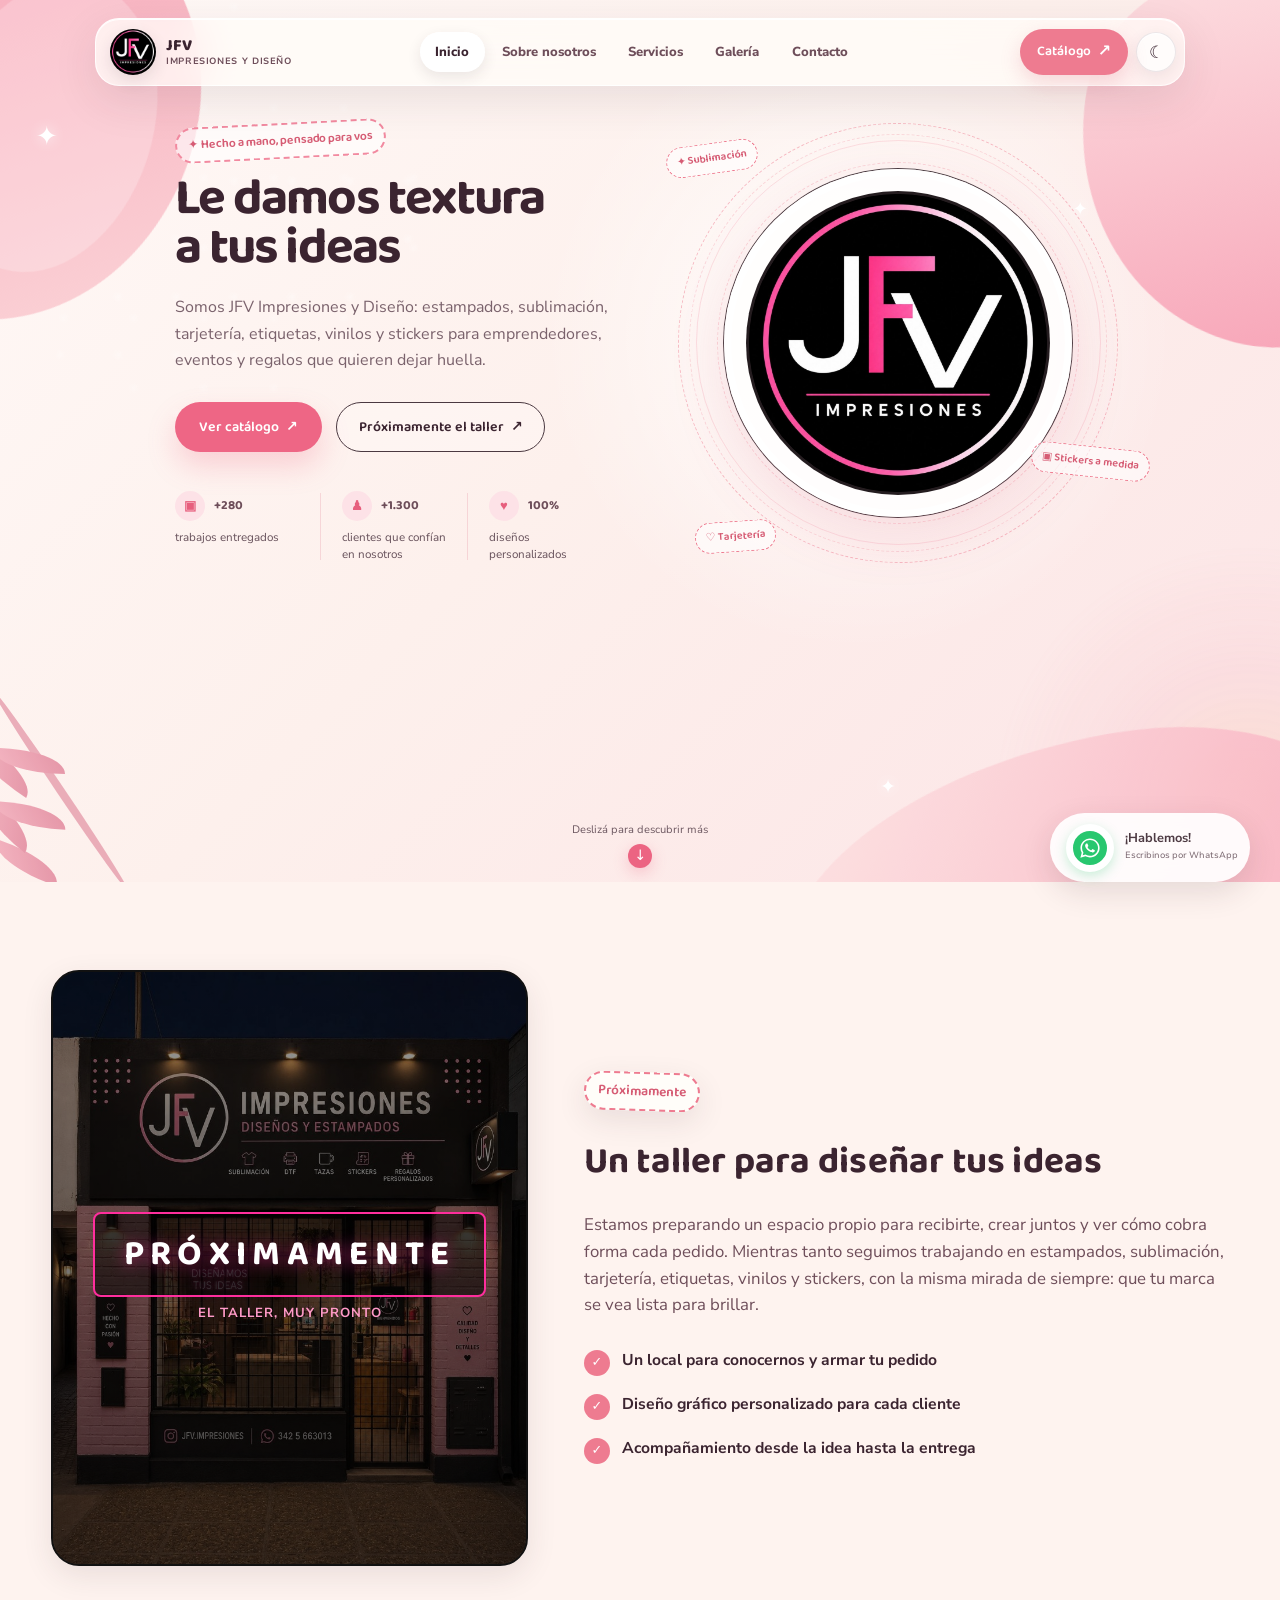
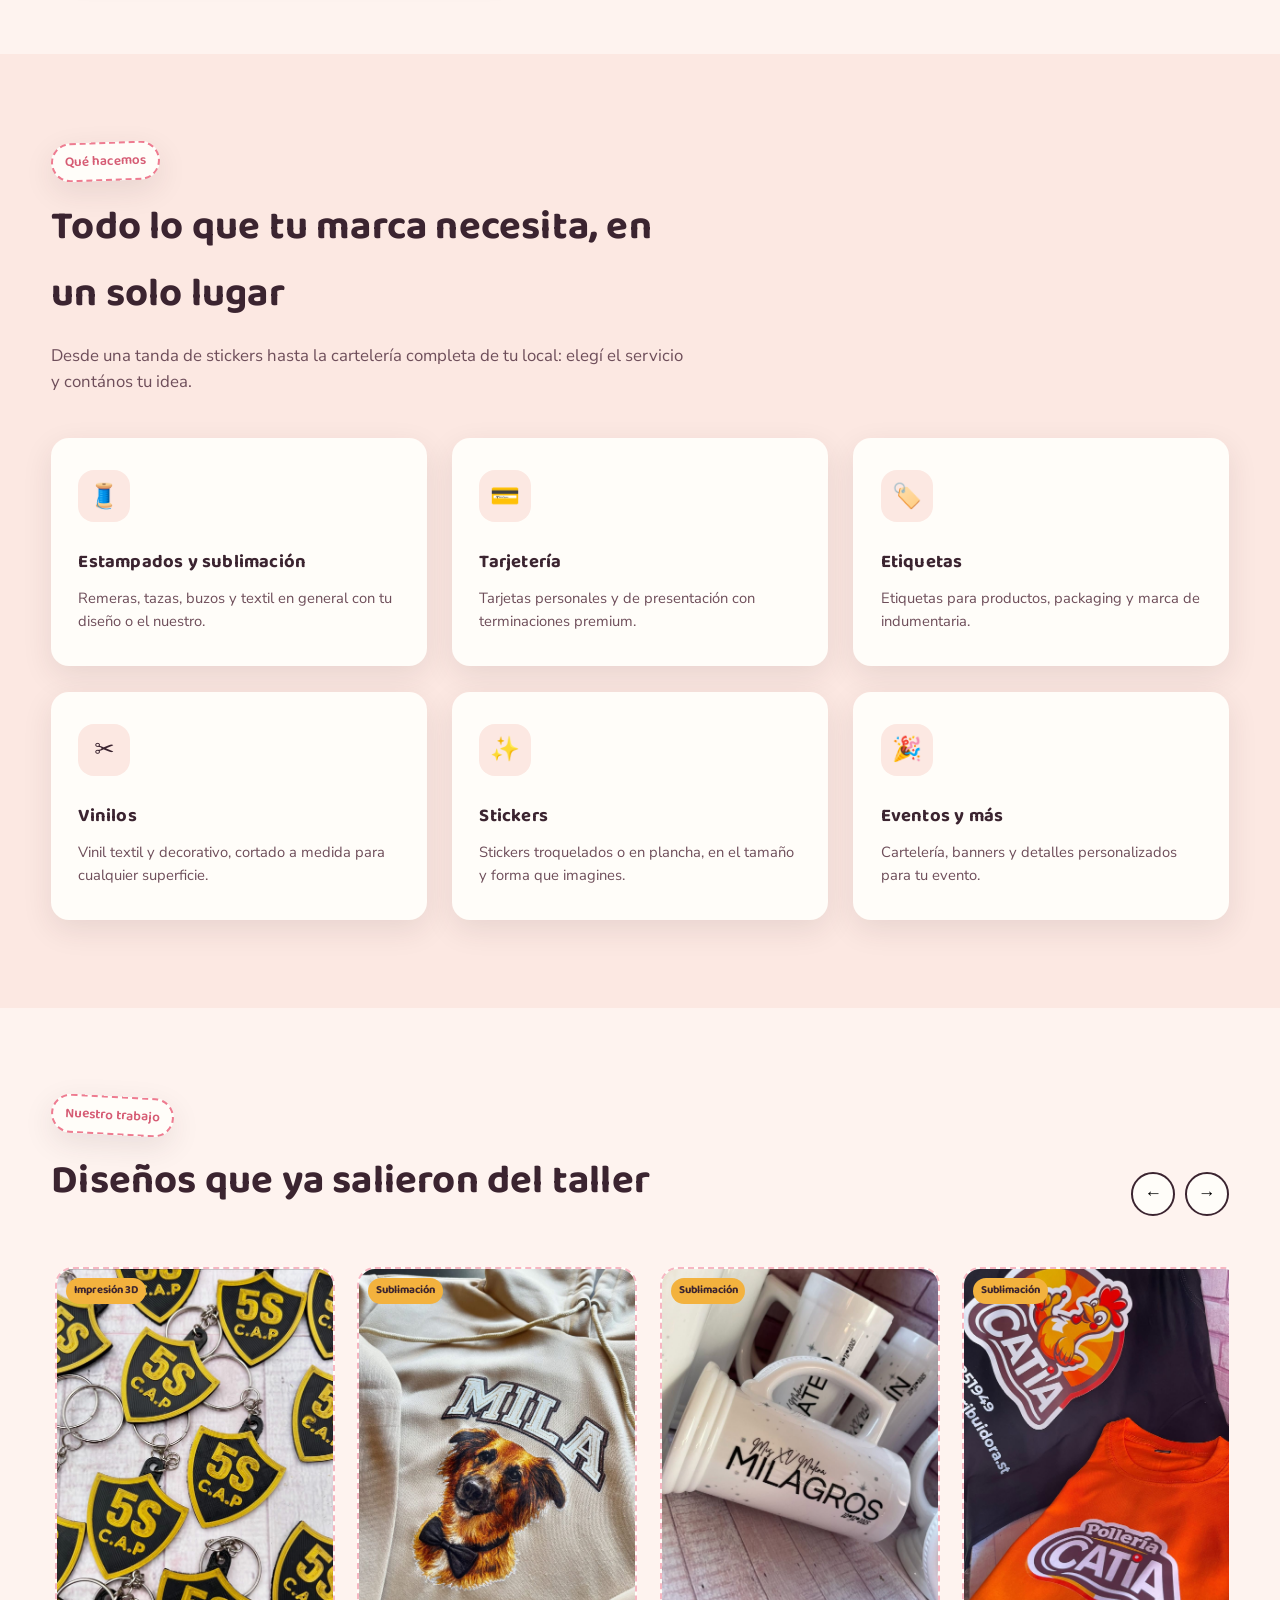
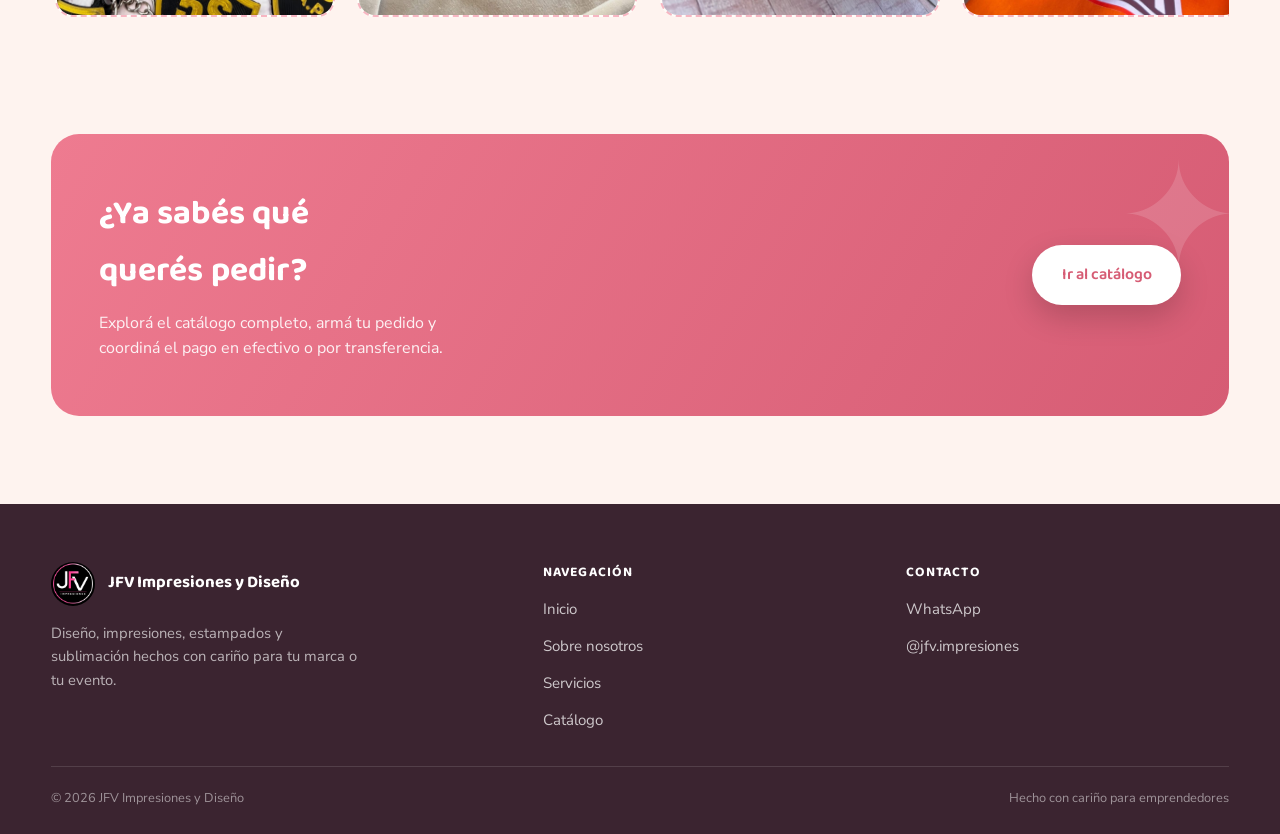
<file: index.html>
<!DOCTYPE html>
<html lang="es">
<head>
<meta charset="UTF-8">
<meta name="viewport" content="width=device-width, initial-scale=1.0">
<title>JFV Impresiones y Diseño</title>
<meta name="description" content="Diseño, impresiones, estampados y sublimación. Tarjetería, etiquetas, vinilos y stickers hechos a medida.">
<link rel="icon" href="images/logo.png">
<link rel="stylesheet" href="css/style.css">
</head>
<body>

<div class="scroll-progress" id="scrollProgress"></div>
<div class="cursor-glow" id="cursorGlow"></div>

<!-- ============ NAV ============ -->
<header class="nav">
  <div class="container nav-inner">
    <a href="#inicio" class="nav-brand" aria-label="JFV Impresiones y Diseño">
      <img src="images/logo.png" alt="Logo JFV Impresiones y Diseño">
      <span>JFV<small>Impresiones y Diseño</small></span>
    </a>

    <nav class="nav-shell" aria-label="Navegación principal">
      <ul class="nav-links" id="navLinks">
        <li><a href="#inicio">Inicio</a></li>
        <li><a href="#nosotros">Sobre nosotros</a></li>
        <li><a href="#servicios">Servicios</a></li>
        <li><a href="#galeria">Galería</a></li>
        <li><a href="#contacto">Contacto</a></li>
      </ul>
    </nav>

    <div class="nav-cta">
      <a href="catalogo.html" class="btn btn-primary btn-small nav-catalog">Catálogo <span>↗</span></a>
      <button class="theme-toggle" id="themeToggle" type="button" aria-label="Cambiar tema" aria-pressed="false">
        <span class="theme-icon">☾</span>
      </button>
      <button class="nav-toggle" id="navToggle" aria-label="Abrir menú" aria-expanded="false"><span></span></button>
    </div>
  </div>
</header>

<!-- ============ HERO ============ -->
<section class="hero hero-reference" id="inicio">
  <div class="hero-shape hero-shape-left" aria-hidden="true"></div>
  <div class="hero-shape hero-shape-right" aria-hidden="true"></div>
  <div class="hero-shape hero-shape-bottom" aria-hidden="true"></div>
  <span class="sparkle sparkle-one" aria-hidden="true">✦</span>
  <span class="sparkle sparkle-two" aria-hidden="true">✦</span>
  <span class="sparkle sparkle-three" aria-hidden="true">✦</span>
  <div class="hero-leaves" aria-hidden="true"><i></i><i></i><i></i><i></i><i></i></div>

  <div class="container hero-grid">
    <div class="hero-copy reveal">
      <span class="sticker hero-sticker" style="--rot:-3deg">✦ Hecho a mano, pensado para vos</span>
      <h1>Le damos textura<br><span>a tus ideas</span></h1>
      <p class="hero-sub">Somos JFV Impresiones y Diseño: estampados, sublimación, tarjetería, etiquetas, vinilos y stickers para emprendedores, eventos y regalos que quieren dejar huella.</p>
      <div class="hero-actions">
        <a href="catalogo.html" class="btn btn-primary">Ver catálogo <span>↗</span></a>
        <a href="#nosotros" class="btn btn-ghost">Próximamente el taller <span>↗</span></a>
      </div>
      <div class="hero-trust hero-reference-stats">
        <div class="trust-item">
          <strong><span class="stat-icon">▣</span><span data-count="280" data-prefix="+">0</span></strong>
          <span>trabajos entregados</span>
        </div>
        <div class="trust-item">
          <strong><span class="stat-icon">♟</span><span data-count="1300" data-prefix="+">0</span></strong>
          <span>clientes que confían<br>en nosotros</span>
        </div>
        <div class="trust-item">
          <strong><span class="stat-icon">♥</span><span data-count="100" data-suffix="%">0</span></strong>
          <span>diseños<br>personalizados</span>
        </div>
      </div>
    </div>

    <div class="hero-art reveal">
      <div class="hero-orbit hero-orbit-outer" aria-hidden="true"></div>
      <div class="hero-orbit hero-orbit-dashed" aria-hidden="true"></div>
      <div class="hero-art-frame">
        <div class="hero-art-inner">
          <img src="images/logo.png" alt="JFV Impresiones y Diseño">
        </div>
      </div>
      <span class="hero-tag sticker" style="--rot:-8deg">✦ Sublimación</span>
      <span class="hero-tag sticker" style="--rot:6deg">▣ Stickers a medida</span>
      <span class="hero-tag sticker" style="--rot:-4deg">♡ Tarjetería</span>
    </div>
  </div>

  <div class="hero-scroll-hint">
    <span>Deslizá para descubrir más</span>
    <a href="#nosotros" aria-label="Deslizar hacia abajo">↓</a>
  </div>
</section>

<!-- WhatsApp flotante -->
<a class="whatsapp-float" href="https://wa.me/543426396371" target="_blank" rel="noopener" aria-label="Escribinos por WhatsApp">
  <span class="whatsapp-bubble">
    <svg viewBox="0 0 448 512" width="22" height="22" fill="#fff" aria-hidden="true">
      <path d="M380.9 97.1C339 55.1 283.2 32 223.9 32c-122.4 0-222 99.6-222 222 0 39.1 10.2 77.3 29.6 111L0 480l117.7-30.9c32.4 17.7 68.9 27 106.1 27h.1c122.3 0 224.1-99.6 224.1-222 0-59.3-25.2-115-67.1-157zm-157 341.6c-33.2 0-65.7-8.9-94-25.7l-6.7-4-69.8 18.3L72 359.2l-4.4-7c-18.5-29.4-28.2-63.3-28.2-98.2 0-101.7 82.8-184.5 184.6-184.5 49.3 0 95.6 19.2 130.4 54.1 34.8 34.9 56.2 81.2 56.1 130.5 0 101.8-84.9 184.6-186.6 184.6zm101.2-138.2c-5.5-2.8-32.8-16.2-37.9-18-5.1-1.9-8.8-2.8-12.5 2.8-3.7 5.6-14.3 18-17.6 21.8-3.2 3.7-6.5 4.2-12 1.4-32.6-16.3-54-29.1-75.5-66-5.7-9.8 5.7-9.1 16.3-30.3 1.8-3.7.9-6.9-.5-9.7-1.4-2.8-12.5-30.1-17.1-41.2-4.5-10.8-9.1-9.3-12.5-9.5-3.2-.2-6.9-.2-10.6-.2-3.7 0-9.7 1.4-14.8 6.9-5.1 5.6-19.4 19-19.4 46.3 0 27.3 19.9 53.7 22.6 57.4 2.8 3.7 39.1 59.7 94.8 83.8 35.2 15.2 49 16.5 66.6 13.9 10.7-1.6 32.8-13.4 37.4-26.4 4.6-13 4.6-24.1 3.2-26.4-1.3-2.5-5-3.9-10.5-6.6z"/>
    </svg>
  </span>
  <span><strong>¡Hablemos!</strong><small>Escribinos por WhatsApp</small></span>
</a>

<!-- ============ SOBRE NOSOTROS ============ -->
<section class="section" id="nosotros">
  <div class="container about-grid">
    <div class="about-photo reveal coming-soon">
      <img src="images/taller.jpg" alt="Próximamente: el taller de JFV Impresiones">
      <div class="coming-soon-banner" aria-hidden="true">
        <strong>Próximamente</strong>
        <span>El taller, muy pronto</span>
      </div>
    </div>
    <div class="reveal">
      <span class="sticker" style="--rot:2deg">Próximamente</span>
      <h2 data-split style="margin-top:.6em; font-size:clamp(1.7rem,3vw,2.3rem);">Un taller para diseñar tus ideas</h2>
      <p style="margin-top:1em; color:var(--ink-soft); font-size:1.05rem;">
        Estamos preparando un espacio propio para recibirte, crear juntos y ver cómo cobra forma cada pedido. Mientras tanto seguimos trabajando en estampados, sublimación, tarjetería, etiquetas, vinilos y stickers, con la misma mirada de siempre: que tu marca se vea lista para brillar.
      </p>
      <ul class="about-list">
        <li><span class="dot">✓</span> Un local para conocernos y armar tu pedido</li>
        <li><span class="dot">✓</span> Diseño gráfico personalizado para cada cliente</li>
        <li><span class="dot">✓</span> Acompañamiento desde la idea hasta la entrega</li>
      </ul>
    </div>
  </div>
</section>

<!-- ============ SERVICIOS ============ -->
<section class="section section-alt" id="servicios">
  <div class="container">
    <div class="section-head reveal">
      <span class="sticker" style="--rot:-2deg">Qué hacemos</span>
      <h2 data-split>Todo lo que tu marca necesita, en un solo lugar</h2>
      <p>Desde una tanda de stickers hasta la cartelería completa de tu local: elegí el servicio y contános tu idea.</p>
    </div>
    <div class="services-grid">
      <div class="service-card reveal">
        <div class="service-icon">🧵</div>
        <h3>Estampados y sublimación</h3>
        <p>Remeras, tazas, buzos y textil en general con tu diseño o el nuestro.</p>
      </div>
      <div class="service-card reveal">
        <div class="service-icon">💳</div>
        <h3>Tarjetería</h3>
        <p>Tarjetas personales y de presentación con terminaciones premium.</p>
      </div>
      <div class="service-card reveal">
        <div class="service-icon">🏷️</div>
        <h3>Etiquetas</h3>
        <p>Etiquetas para productos, packaging y marca de indumentaria.</p>
      </div>
      <div class="service-card reveal">
        <div class="service-icon">✂️</div>
        <h3>Vinilos</h3>
        <p>Vinil textil y decorativo, cortado a medida para cualquier superficie.</p>
      </div>
      <div class="service-card reveal">
        <div class="service-icon">✨</div>
        <h3>Stickers</h3>
        <p>Stickers troquelados o en plancha, en el tamaño y forma que imagines.</p>
      </div>
      <div class="service-card reveal">
        <div class="service-icon">🎉</div>
        <h3>Eventos y más</h3>
        <p>Cartelería, banners y detalles personalizados para tu evento.</p>
      </div>
    </div>
  </div>
</section>

<!-- ============ GALERÍA ============ -->
<section class="section" id="galeria">
  <div class="container">
    <div class="gallery-head reveal">
      <div class="section-head" style="margin-bottom:0;">
        <span class="sticker" style="--rot:3deg">Nuestro trabajo</span>
        <h2 data-split>Diseños que ya salieron del taller</h2>
      </div>
      <div class="gallery-controls">
        <button id="galPrev" aria-label="Ver anteriores">←</button>
        <button id="galNext" aria-label="Ver siguientes">→</button>
      </div>
    </div>

    <div class="gallery-viewport" id="galleryViewport">
      <div class="gallery-track" id="galleryTrack">
      <div class="gallery-item reveal"><span class="tag">Impresión 3D</span>
        <img src="images/imagen1.jpeg" alt="Trabajo de impresión 3D" loading="lazy">
      </div>
      <div class="gallery-item reveal"><span class="tag">Sublimación</span>
        <img src="images/imagen2.jpeg" alt="Trabajo de sublimación" loading="lazy">
      </div>
      <div class="gallery-item reveal"><span class="tag">Sublimación</span>
        <img src="images/imagen3.jpeg" alt="Trabajo de sublimación" loading="lazy">
      </div>
      <div class="gallery-item reveal"><span class="tag">Sublimación</span>
        <img src="images/imagen4.jpeg" alt="Trabajo de sublimación" loading="lazy">
      </div>
      <div class="gallery-item reveal"><span class="tag">Sublimación</span>
        <img src="images/imagen5.jpeg" alt="Trabajo de sublimación" loading="lazy">
      </div>
      <div class="gallery-item reveal"><span class="tag">Stickers</span>
        <img src="images/imagen6.jpeg" alt="Trabajo de stickers" loading="lazy">
      </div>
      <div class="gallery-item reveal"><span class="tag">Etiquetas</span>
        <img src="images/imagen7.jpeg" alt="Trabajo de etiquetas" loading="lazy">
      </div>
      <div class="gallery-item reveal"><span class="tag">Tarjetería</span>
        <img src="images/imagen8.jpeg" alt="Trabajo de tarjetería" loading="lazy">
      </div>
      <div class="gallery-item reveal"><span class="tag">Tarjetería</span>
        <img src="images/imagen9.jpeg" alt="Trabajo de tarjetería" loading="lazy">
      </div>
      <div class="gallery-item reveal"><span class="tag">Tarjetería</span>
        <img src="images/imagen10.jpeg" alt="Trabajo de tarjetería" loading="lazy">
      </div>
      <div class="gallery-item reveal"><span class="tag">Eventos</span>
        <img src="images/imagen11.jpeg" alt="Trabajo para eventos" loading="lazy">
      </div>
      <div class="gallery-item reveal"><span class="tag">Eventos</span>
        <img src="images/imagen12.jpeg" alt="Trabajo para eventos" loading="lazy">
      </div>
      </div>
    </div>
  </div>
</section>

<!-- ============ CATÁLOGO CTA ============ -->
<section class="section" style="padding-top:0;">
  <div class="container reveal">
    <div class="catalog-band">
      <div>
        <h2 data-split>¿Ya sabés qué querés pedir?</h2>
        <p>Explorá el catálogo completo, armá tu pedido y coordiná el pago en efectivo o por transferencia.</p>
      </div>
      <a href="catalogo.html" class="btn btn-primary">Ir al catálogo</a>
    </div>
  </div>
</section>

<!-- ============ FOOTER ============ -->
<footer class="footer" id="contacto">
  <div class="container footer-grid">
    <div>
      <div class="footer-brand">
        <img src="images/logo.png" alt="Logo JFV">
        <span>JFV Impresiones y Diseño</span>
      </div>
      <p>Diseño, impresiones, estampados y sublimación hechos con cariño para tu marca o tu evento.</p>
    </div>
    <div>
      <h4>Navegación</h4>
      <ul>
        <li><a href="#inicio">Inicio</a></li>
        <li><a href="#nosotros">Sobre nosotros</a></li>
        <li><a href="#servicios">Servicios</a></li>
        <li><a href="catalogo.html">Catálogo</a></li>
      </ul>
    </div>
    <div>
      <h4>Contacto</h4>
      <ul>
        <!-- Reemplazá el número por el real, formato internacional sin signos -->
        <li><a href="https://wa.me/543426396371" target="_blank" rel="noopener">WhatsApp</a></li>
        <li><a href="https://instagram.com/jfv.impresiones" target="_blank" rel="noopener">@jfv.impresiones</a></li>
      </ul>
    </div>
  </div>
  <div class="container footer-bottom">
    <span>© <span id="year"></span> JFV Impresiones y Diseño</span>
    <span>Hecho con cariño para emprendedores</span>
  </div>
</footer>

<script src="js/main.js"></script>
<script src="js/gallery.js"></script>
</body>
</html>
</file>
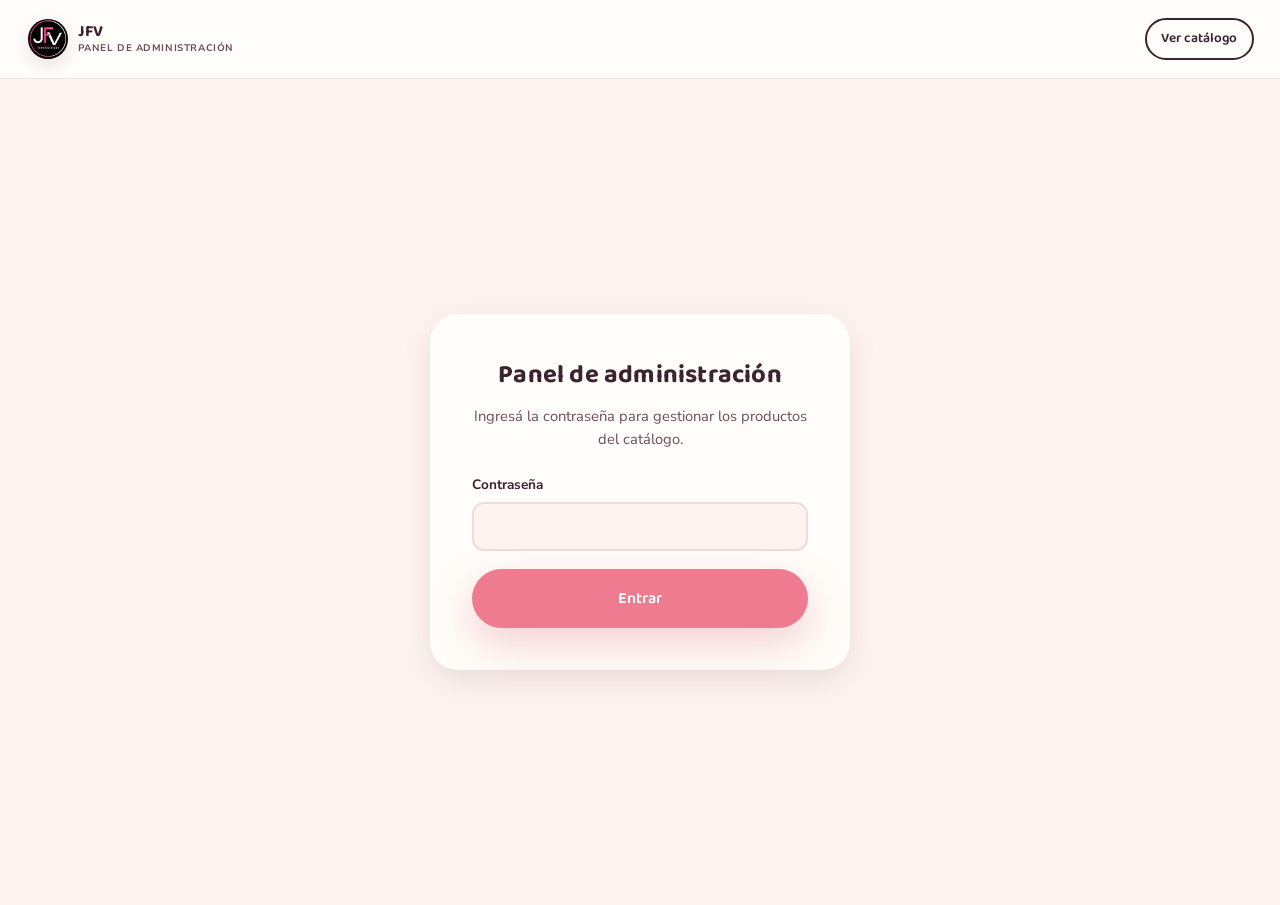
<file: admin.html>
<!DOCTYPE html>
<html lang="es">
<head>
<meta charset="UTF-8">
<meta name="viewport" content="width=device-width, initial-scale=1.0">
<title>Panel de administración — JFV Impresiones y Diseño</title>
<meta name="robots" content="noindex, nofollow">
<link rel="icon" href="images/logo.png">
<link rel="stylesheet" href="css/style.css">
<link rel="stylesheet" href="css/admin.css">
</head>
<body class="admin-body">

<header class="admin-topbar">
  <a href="index.html" class="nav-brand">
    <img src="images/logo.png" alt="Logo JFV Impresiones y Diseño">
    <span>JFV<small>Panel de administración</small></span>
  </a>
  <a href="catalogo.html" class="btn btn-ghost btn-small">Ver catálogo</a>
</header>

<!-- ============ LOGIN ============ -->
<div class="admin-login" id="loginView">
  <div class="admin-login-card">
    <h1>Panel de administración</h1>
    <p>Ingresá la contraseña para gestionar los productos del catálogo.</p>
    <div class="field">
      <label for="adminPass">Contraseña</label>
      <input type="password" id="adminPass" autocomplete="current-password">
    </div>
    <p class="modal-error" id="loginError">Contraseña incorrecta.</p>
    <button class="btn btn-primary btn-block" id="loginBtn">Entrar</button>
  </div>
</div>

<!-- ============ PANEL ============ -->
<div class="container admin-panel" id="panelView" style="display:none;">
  <div class="admin-head">
    <div>
      <h1>Tus productos</h1>
      <p>Agregá, editá, ocultá o eliminá productos del catálogo.</p>
    </div>
    <div class="admin-head-actions">
      <button class="btn btn-ghost btn-small" id="logoutBtn">Cerrar sesión</button>
      <button class="btn btn-primary" id="newProductBtn">+ Nuevo producto</button>
    </div>
  </div>

  <div class="filters" id="adminFilters"></div>
  <div class="product-grid admin-grid" id="adminGrid"></div>
</div>

<!-- ============ MODAL DE PRODUCTO ============ -->
<div class="overlay" id="adminOverlay"></div>
<div class="modal" id="productModal">
  <div class="modal-card admin-modal-card">
    <div class="modal-head">
      <div>
        <h3 id="modalTitle">Nuevo producto</h3>
        <p>Completá los datos y guardá los cambios.</p>
      </div>
      <button class="icon-btn" id="closeProductModal" aria-label="Cerrar">✕</button>
    </div>
    <form id="productForm">
      <input type="hidden" id="productId">
      <div class="field">
        <label for="pName">Título</label>
        <input type="text" id="pName" required>
      </div>
      <div class="field">
        <label for="pDesc">Descripción</label>
        <input type="text" id="pDesc" placeholder="Una línea corta">
      </div>
      <div class="field">
        <label for="pPrice">Precio</label>
        <input type="number" id="pPrice" min="0" step="1" required>
      </div>
      <div class="field">
        <label for="pCategory">Sección</label>
        <select id="pCategory" required></select>
      </div>
      <div class="field">
        <label for="pImage">Fotos</label>
        <input type="file" id="pImage" accept="image/*" multiple>
        <p class="field-hint">Podés elegir varias fotos a la vez, o agregar más después tocando "Elegir archivos" de nuevo. La primera foto es la que se ve primero en el catálogo.</p>
        <div class="admin-preview" id="pImagePreview"></div>
      </div>
      <div class="field">
        <label class="admin-checkbox">
          <input type="checkbox" id="pActive" checked>
          Publicado (visible en el catálogo)
        </label>
      </div>
      <p class="modal-error" id="productError"></p>
      <button type="submit" class="btn btn-primary btn-block" id="saveProductBtn">Guardar producto</button>
    </form>
  </div>
</div>

<script src="js/products.js"></script>
<script src="js/admin.js"></script>
</body>
</html>
</file>
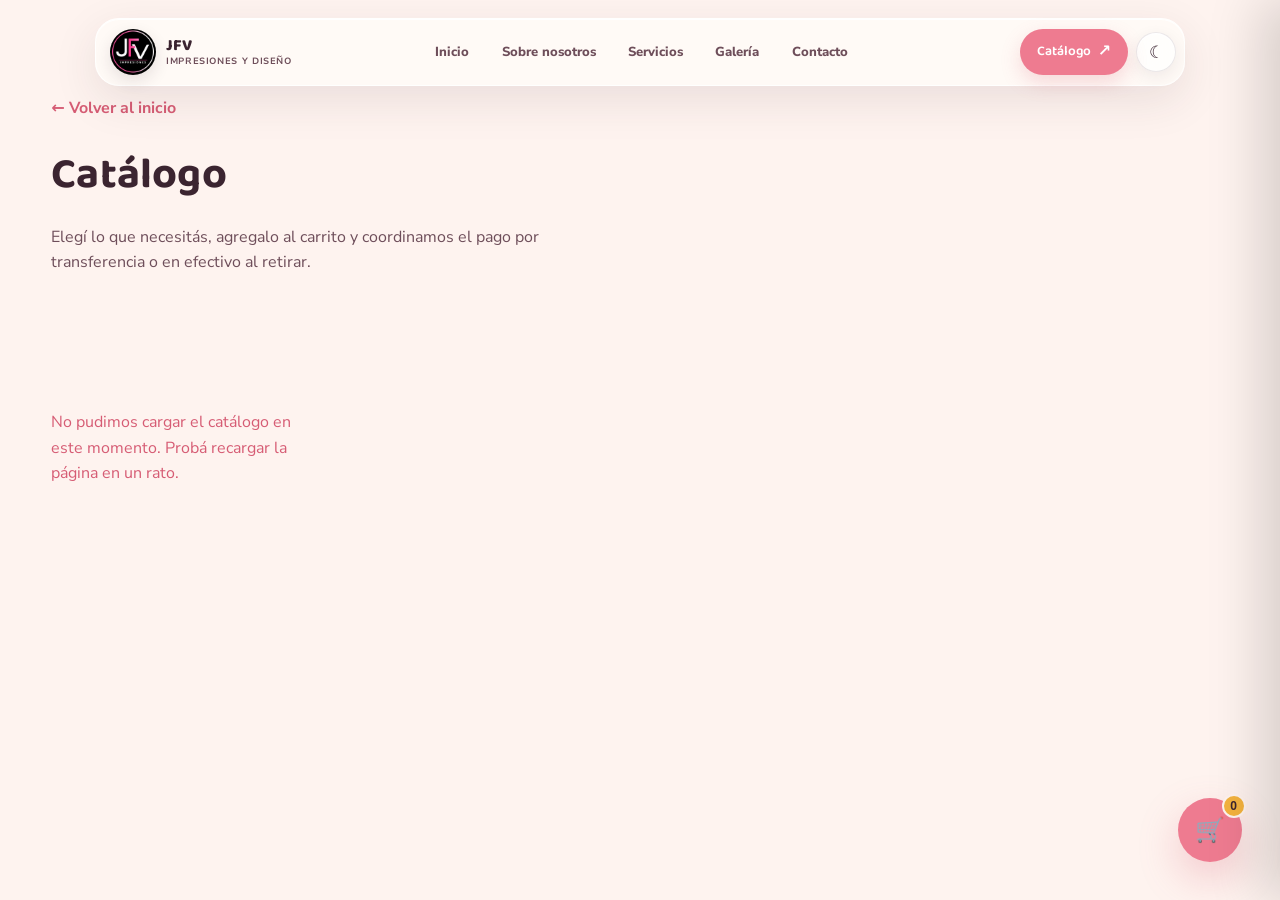
<file: catalogo.html>
<!DOCTYPE html>
<html lang="es">
<head>
<meta charset="UTF-8">
<meta name="viewport" content="width=device-width, initial-scale=1.0">
<title>Catálogo — JFV Impresiones y Diseño</title>
<link rel="icon" href="images/logo.png">
<link rel="stylesheet" href="css/style.css">
</head>
<body>

<div class="scroll-progress" id="scrollProgress"></div>
<div class="cursor-glow" id="cursorGlow"></div>

<!-- ============ NAV ============ -->
<header class="nav">
  <div class="container nav-inner">
    <a href="index.html#inicio" class="nav-brand" aria-label="JFV Impresiones y Diseño">
      <img src="images/logo.png" alt="Logo JFV Impresiones y Diseño">
      <span>JFV<small>Impresiones y Diseño</small></span>
    </a>

    <nav class="nav-shell" aria-label="Navegación principal">
      <ul class="nav-links" id="navLinks">
        <li><a href="index.html#inicio">Inicio</a></li>
        <li><a href="index.html#nosotros">Sobre nosotros</a></li>
        <li><a href="index.html#servicios">Servicios</a></li>
        <li><a href="index.html#galeria">Galería</a></li>
        <li><a href="index.html#contacto">Contacto</a></li>
      </ul>
    </nav>

    <div class="nav-cta">
      <a href="catalogo.html" class="btn btn-primary btn-small nav-catalog">Catálogo <span>↗</span></a>
      <button class="theme-toggle" id="themeToggle" type="button" aria-label="Cambiar tema" aria-pressed="false">
        <span class="theme-icon">☾</span>
      </button>
      <button class="nav-toggle" id="navToggle" aria-label="Abrir menú" aria-expanded="false"><span></span></button>
    </div>
  </div>
</header>

<div class="container page-hero">
  <a href="index.html" class="back-link">← Volver al inicio</a>
  <h1 data-split>Catálogo</h1>
  <p>Elegí lo que necesitás, agregalo al carrito y coordinamos el pago por transferencia o en efectivo al retirar.</p>
</div>

<div class="container">
  <div class="filters" id="filters"></div>
  <div class="product-grid" id="productGrid"></div>
</div>

<!-- ============ CARRITO FLOTANTE ============ -->
<button class="cart-fab" id="cartFab" aria-label="Abrir carrito">
  🛒
  <span class="badge" id="cartBadge">0</span>
</button>

<div class="overlay" id="overlay"></div>

<aside class="cart-drawer" id="cartDrawer" aria-hidden="true">
  <div class="cart-head">
    <h3>Tu carrito</h3>
    <button class="icon-btn" id="closeCart" aria-label="Cerrar carrito">✕</button>
  </div>
  <div class="cart-items" id="cartItems"></div>
  <div class="cart-foot">
    <div class="cart-total"><span>Total</span><span id="cartTotal">$0</span></div>
    <button class="btn btn-primary btn-block" id="checkoutBtn" disabled>Finalizar pedido</button>
  </div>
</aside>

<!-- ============ MODAL DE PEDIDO ============ -->
<div class="modal" id="orderModal" aria-hidden="true">
  <div class="modal-card">
    <div id="formView">
      <div class="modal-head">
        <div>
          <h3>Últimos datos para tu pedido</h3>
          <p>Los usamos solo para coordinar la entrega y el pago.</p>
        </div>
        <button class="icon-btn" id="closeModal" aria-label="Cerrar">✕</button>
      </div>
      <form id="orderForm" novalidate>
        <div class="field">
          <label for="firstName">Nombre</label>
          <input type="text" id="firstName" name="firstName" required autocomplete="given-name">
        </div>
        <div class="field">
          <label for="lastName">Apellido</label>
          <input type="text" id="lastName" name="lastName" required autocomplete="family-name">
        </div>
        <div class="field">
          <label for="phone">Número de teléfono</label>
          <input type="tel" id="phone" name="phone" required autocomplete="tel" placeholder="Ej: 3421234567">
        </div>
        <div class="field">
          <label for="email">Email</label>
          <input type="email" id="email" name="email" required autocomplete="email">
        </div>
        <div class="field">
          <label>Método de pago</label>
          <div class="pay-options">
            <label class="pay-option" data-pay="efectivo">
              <input type="radio" name="payment" value="Efectivo" required>
              💵 Efectivo
            </label>
            <label class="pay-option" data-pay="transferencia">
              <input type="radio" name="payment" value="Transferencia" required>
              🏦 Transferencia
            </label>
          </div>
        </div>
        <p class="modal-error" id="formError">Completá todos los campos para continuar.</p>
        <button type="submit" class="btn btn-primary btn-block">Confirmar pedido</button>
      </form>
    </div>

    <div id="successView" class="success-view" style="display:none;">
      <div class="emoji">🎉</div>
      <h3>¡Pedido enviado!</h3>
      <p>Te vamos a escribir por WhatsApp para confirmar los detalles y el pago.</p>
      <button class="btn btn-ghost" id="closeSuccess" style="margin-top:1.4em;">Cerrar</button>
    </div>
  </div>
</div>

<script src="js/products.js"></script>
<script src="js/main.js"></script>
<script src="js/catalog.js"></script>
</body>
</html>
</file>
<file: css/style.css>
/* =========================================================
   JFV Impresiones y Diseño — Design tokens
   ========================================================= */
@import url('https://fonts.googleapis.com/css2?family=Baloo+2:wght@500;600;700;800&family=Nunito+Sans:ital,wght@0,400;0,600;0,700;0,800;1,600&display=swap');

:root{
  --blush:      #FCE8E2;
  --blush-soft: #FEF3EF;
  --paper:      #FFFDF9;
  --coral:      #EE7B90;
  --coral-deep: #D65C74;
  --coral-soft: #F7B6C2;
  --gold:       #F3B23E;
  --ink:        #3B2430;
  --ink-soft:   #6E4E5A;
  --line:       rgba(59,36,48,0.10);

  --font-display: 'Baloo 2', system-ui, sans-serif;
  --font-body: 'Nunito Sans', system-ui, sans-serif;

  --radius-lg: 28px;
  --radius-md: 18px;
  --radius-sm: 12px;
  --shadow-soft: 0 10px 30px rgba(59,36,48,0.10);
  --shadow-pop: 0 16px 40px rgba(214,92,116,0.28);

  --ease: cubic-bezier(.22,1,.36,1);
}

*,*::before,*::after{ box-sizing:border-box; }
html{ scroll-behavior:smooth; }
body{
  margin:0;
  background:var(--blush-soft);
  color:var(--ink);
  font-family:var(--font-body);
  line-height:1.6;
  -webkit-font-smoothing:antialiased;
}
img{ max-width:100%; display:block; }
a{ color:inherit; text-decoration:none; }
ul{ list-style:none; margin:0; padding:0; }
h1,h2,h3,h4{ font-family:var(--font-display); margin:0; color:var(--ink); letter-spacing:.2px; }
p{ margin:0; }
.container{ width:min(1180px, 92%); margin-inline:auto; }

::selection{ background:var(--coral); color:#fff; }

:focus-visible{
  outline:3px solid var(--gold);
  outline-offset:3px;
  border-radius:6px;
}

@media (prefers-reduced-motion: reduce){
  *{ animation-duration:.001ms !important; animation-iteration-count:1 !important; transition-duration:.001ms !important; scroll-behavior:auto !important; }
}

/* =========================================================
   Reveal-on-scroll
   ========================================================= */
.reveal{
  opacity:0;
  transform:translateY(28px);
  transition:opacity .7s var(--ease), transform .7s var(--ease);
}
.reveal.is-visible{ opacity:1; transform:translateY(0); }
.reveal-stagger > *{ transition-delay:calc(var(--i,0) * 90ms); }

/* =========================================================
   Sticker badge — signature motif
   ========================================================= */
.sticker{
  position:relative;
  display:inline-flex;
  align-items:center;
  gap:.4em;
  background:var(--paper);
  border:2px dashed var(--coral);
  color:var(--coral-deep);
  font-family:var(--font-display);
  font-weight:600;
  font-size:.85rem;
  padding:.5em .9em;
  border-radius:999px;
  box-shadow:var(--shadow-soft);
  transform:rotate(var(--rot,-4deg));
  transition:transform .35s var(--ease);
}
.sticker:hover{ transform:rotate(0deg) scale(1.05); }

/* =========================================================
   Buttons
   ========================================================= */
.btn{
  display:inline-flex;
  align-items:center;
  justify-content:center;
  gap:.5em;
  font-family:var(--font-display);
  font-weight:600;
  font-size:1rem;
  padding:.95em 1.7em;
  border-radius:999px;
  border:2px solid transparent;
  cursor:pointer;
  transition:transform .25s var(--ease), box-shadow .25s var(--ease), background .25s var(--ease), color .25s var(--ease);
  white-space:nowrap;
}
.btn-primary{
  background:var(--coral);
  color:#fff;
  box-shadow:var(--shadow-pop);
}
.btn-primary:hover{ background:var(--coral-deep); transform:translateY(-3px); }
.btn-ghost{
  background:transparent;
  border-color:var(--ink);
  color:var(--ink);
}
.btn-ghost:hover{ background:var(--ink); color:var(--paper); transform:translateY(-3px); }
.btn-small{ padding:.6em 1.1em; font-size:.85rem; }
.btn-block{ width:100%; }
.btn:disabled{ opacity:.5; cursor:not-allowed; transform:none !important; }

/* =========================================================
   Navigation
   ========================================================= */
.nav{
  position:sticky;
  top:0;
  z-index:200;
  background:rgba(254,243,239,.82);
  backdrop-filter:blur(10px);
  border-bottom:1px solid var(--line);
}
.nav-inner{
  display:flex;
  align-items:center;
  justify-content:space-between;
  padding:.7em 0;
}
.nav-brand{ display:flex; align-items:center; gap:.6em; }
.nav-brand img{ width:46px; height:46px; border-radius:50%; background:#000; object-fit:cover; }
.nav-brand span{ font-family:var(--font-display); font-weight:700; font-size:1.05rem; }
.nav-brand small{ display:block; font-family:var(--font-body); font-weight:600; font-size:.62rem; letter-spacing:.08em; color:var(--ink-soft); text-transform:uppercase; }
.nav-links{ display:flex; align-items:center; gap:1.9em; }
.nav-links a{
  font-weight:700;
  font-size:.92rem;
  position:relative;
  padding-bottom:4px;
}
.nav-links a::after{
  content:'';
  position:absolute; left:0; bottom:0;
  width:0; height:2px;
  background:var(--coral);
  transition:width .3s var(--ease);
}
.nav-links a:hover::after{ width:100%; }
.nav-cta{ display:flex; align-items:center; gap:.8em; }
.nav-toggle{
  display:none;
  width:44px; height:44px;
  border-radius:50%;
  border:2px solid var(--ink);
  background:transparent;
  cursor:pointer;
  position:relative;
}
.nav-toggle span, .nav-toggle span::before, .nav-toggle span::after{
  content:''; position:absolute; left:11px; right:11px; height:2px; background:var(--ink); transition:transform .25s var(--ease), opacity .25s var(--ease);
}
.nav-toggle span{ top:21px; }
.nav-toggle span::before{ top:-7px; }
.nav-toggle span::after{ top:7px; }
.nav-toggle.is-open span{ background:transparent; }
.nav-toggle.is-open span::before{ transform:translateY(7px) rotate(45deg); }
.nav-toggle.is-open span::after{ transform:translateY(-7px) rotate(-45deg); }

@media (max-width: 860px){
  .nav-links{
    position:fixed; inset:70px 0 auto 0;
    flex-direction:column;
    background:var(--blush-soft);
    padding:1.6em 0;
    gap:1.4em;
    border-bottom:1px solid var(--line);
    transform:translateY(-130%);
    transition:transform .35s var(--ease);
  }
  .nav-links.is-open{ transform:translateY(0); }
  .nav-toggle{ display:block; }
  .nav-cta .btn span.long{ display:none; }
}

/* =========================================================
   Hero
   ========================================================= */
.hero{
  position:relative;
  overflow:hidden;
  padding:4.5em 0 5em;
}
.hero-bg-blob{
  position:absolute; inset:-20% -10% auto auto;
  width:620px; height:620px;
  background:radial-gradient(circle at 30% 30%, var(--coral-soft), transparent 70%);
  opacity:.55;
  filter:blur(10px);
  z-index:0;
  animation:float-blob 14s ease-in-out infinite;
}
@keyframes float-blob{
  0%,100%{ transform:translate(0,0) scale(1); }
  50%{ transform:translate(-30px, 30px) scale(1.06); }
}
.hero-grid{
  position:relative; z-index:1;
  display:grid;
  grid-template-columns:1.1fr .9fr;
  gap:3em;
  align-items:center;
}
.hero-eyebrow{ margin-bottom:1.1em; }
.hero h1{
  font-size:clamp(2.4rem, 4.6vw, 3.6rem);
  line-height:1.06;
}
.hero h1 em{
  font-style:normal;
  color:var(--coral-deep);
  position:relative;
  white-space:nowrap;
}
.hero-sub{
  margin-top:1.2em;
  font-size:1.12rem;
  max-width:46ch;
  color:var(--ink-soft);
}
.hero-actions{
  margin-top:2em;
  display:flex;
  gap:1em;
  flex-wrap:wrap;
}
.hero-trust{
  margin-top:2.4em;
  display:flex;
  gap:1.8em;
  flex-wrap:wrap;
}
.hero-trust div strong{ display:block; font-family:var(--font-display); font-size:1.4rem; color:var(--coral-deep); }
.hero-trust div span{ font-size:.8rem; color:var(--ink-soft); }

.hero-art{ position:relative; display:flex; justify-content:center; align-items:center; }
.hero-art-frame{
  width:min(380px, 90%);
  aspect-ratio:1;
  border-radius:50%;
  background:var(--paper);
  border:3px solid #fff;
  box-shadow:var(--shadow-pop);
  display:flex;
  align-items:center;
  justify-content:center;
  position:relative;
  animation:breathe 6s ease-in-out infinite;
}
@keyframes breathe{
  0%,100%{ transform:scale(1); }
  50%{ transform:scale(1.02); }
}
.hero-art-frame img{ width:92%; border-radius:50%; }
.hero-tag{
  position:absolute;
  animation:wiggle 5s ease-in-out infinite;
}
.hero-tag:nth-child(2){ top:-6%; left:-14%; --rot:-8deg; animation-delay:.4s; }
.hero-tag:nth-child(3){ bottom:6%; right:-16%; --rot:6deg; animation-delay:1.1s; }
.hero-tag:nth-child(4){ bottom:-8%; left:6%; --rot:-4deg; animation-delay:1.8s; }
@keyframes wiggle{
  0%,100%{ transform:rotate(var(--rot,0deg)) translateY(0); }
  50%{ transform:rotate(calc(var(--rot,0deg) * -1)) translateY(-6px); }
}

@media (max-width: 900px){
  .hero-grid{ grid-template-columns:1fr; }
  .hero-art{ order:-1; margin-bottom:1em; }
  .hero-tag{ display:none; }
}

/* =========================================================
   Section shell
   ========================================================= */
.section{ padding:5.5em 0; }
.section-alt{ background:var(--blush); }
.section-head{ max-width:640px; margin-bottom:2.6em; }
.section-head .sticker{ margin-bottom:1em; }
.section-head h2{ font-size:clamp(1.8rem, 3.2vw, 2.5rem); }
.section-head p{ margin-top:.8em; color:var(--ink-soft); font-size:1.05rem; }
.section-cta{ margin-top:2.6em; }

/* =========================================================
   Sobre nosotros
   ========================================================= */
.about-grid{
  display:grid;
  grid-template-columns:.85fr 1.15fr;
  gap:3.5em;
  align-items:center;
}
.about-photo{
  position:relative;
  border-radius:var(--radius-lg);
  overflow:hidden;
  aspect-ratio:4/5;
  background:#111;
  border:2px solid #111;
  box-shadow:var(--shadow-soft);
}
.about-photo.coming-soon img{
  width:100%;
  height:100%;
  object-fit:cover;
  filter:saturate(.85) brightness(.72);
}
.coming-soon-banner{
  position:absolute;
  inset:0;
  display:flex;
  flex-direction:column;
  align-items:center;
  justify-content:center;
  gap:.35em;
  background:linear-gradient(180deg, rgba(0,0,0,.15) 0%, rgba(0,0,0,.55) 100%);
  color:#fff;
  text-align:center;
  padding:1.2em;
}
.coming-soon-banner strong{
  font-family:var(--font-display);
  font-size:clamp(1.6rem, 3vw, 2.2rem);
  letter-spacing:.18em;
  text-transform:uppercase;
  color:#fff;
  text-shadow:0 2px 16px rgba(255,46,157,.55);
  border:2px solid #FF2E9D;
  background:rgba(0,0,0,.55);
  padding:.35em .8em;
  border-radius:8px;
}
.coming-soon-banner span{
  font-weight:700;
  letter-spacing:.08em;
  text-transform:uppercase;
  font-size:.82rem;
  color:#FF9AC8;
}
.photo-slot{
  width:100%; height:100%;
  display:flex; flex-direction:column; align-items:center; justify-content:center;
  gap:.5em;
  color:var(--ink-soft);
  font-size:.85rem;
  text-align:center;
  padding:1em;
}
.photo-slot svg{ width:34px; height:34px; opacity:.5; }
.about-photo img{ width:100%; height:100%; object-fit:cover; }
.about-list{ margin-top:1.8em; display:grid; gap:1em; }
.about-list li{
  display:flex; gap:.8em; align-items:flex-start;
  font-weight:700;
  font-size:.98rem;
}
.about-list li .dot{
  flex:none; width:26px; height:26px; border-radius:50%;
  background:var(--coral); color:#fff;
  display:flex; align-items:center; justify-content:center;
  font-size:.8rem; font-family:var(--font-display);
  margin-top:2px;
}
@media (max-width: 860px){ .about-grid{ grid-template-columns:1fr; } }

/* =========================================================
   Servicios
   ========================================================= */
.services-grid{
  display:grid;
  grid-template-columns:repeat(3, 1fr);
  gap:1.6em;
}
.service-card{
  background:var(--paper);
  border-radius:var(--radius-md);
  padding:2em 1.7em;
  box-shadow:var(--shadow-soft);
  transform:rotate(var(--rot, 0deg));
  transition:transform .35s var(--ease), box-shadow .35s var(--ease);
  position:relative;
}
.service-card:nth-child(6n+1){ --rot:-1.4deg; }
.service-card:nth-child(6n+2){ --rot:1deg; }
.service-card:nth-child(6n+3){ --rot:-.8deg; }
.service-card:nth-child(6n+4){ --rot:1.4deg; }
.service-card:nth-child(6n+5){ --rot:-1deg; }
.service-card:nth-child(6n+6){ --rot:.8deg; }
.service-card:hover{ transform:rotate(0deg) translateY(-8px); box-shadow:var(--shadow-pop); }
.service-icon{
  width:52px; height:52px; border-radius:16px;
  background:var(--blush);
  display:flex; align-items:center; justify-content:center;
  margin-bottom:1.1em;
  font-size:1.5rem;
}
.service-card h3{ font-size:1.15rem; margin-bottom:.5em; }
.service-card p{ color:var(--ink-soft); font-size:.92rem; }
@media (max-width: 900px){ .services-grid{ grid-template-columns:repeat(2,1fr); } }
@media (max-width: 600px){ .services-grid{ grid-template-columns:1fr; } }

/* =========================================================
   Galería — movimiento continuo
   ========================================================= */
.gallery-head{ display:flex; align-items:flex-end; justify-content:space-between; gap:1em; flex-wrap:wrap; }
.gallery-controls{ display:flex; gap:.6em; }
.gallery-controls button{
  width:44px; height:44px; border-radius:50%;
  border:2px solid var(--ink); background:var(--paper);
  cursor:pointer; font-size:1.1rem;
  transition:background .25s var(--ease), color .25s var(--ease), transform .2s var(--ease);
}
.gallery-controls button:hover{ background:var(--ink); color:var(--paper); transform:translateY(-2px); }
.gallery-viewport{
  margin-top:2.2em;
  width:100%;
  overflow:hidden;
  padding:1em 0 1.8em;
  cursor:default;
}
.gallery-track{
  display:flex;
  gap:1.4em;
  width:max-content;
  animation:gallery-marquee 32s linear infinite;
  will-change:transform;
  padding:0 .25em;
}
.gallery-viewport.gallery-paused .gallery-track{
  animation-play-state:paused;
}
@keyframes gallery-marquee{
  from{ transform:translate3d(0,0,0); }
  to{ transform:translate3d(calc(-50% - .7em),0,0); }
}
.gallery-item{
  flex:0 0 auto;
  width:min(280px, 72vw);
  aspect-ratio:4/5;
  border-radius:var(--radius-md);
  background:var(--paper);
  border:2px dashed var(--coral-soft);
  overflow:hidden;
  position:relative;
  user-select:none;
  cursor:pointer;
  transition:transform .35s var(--ease), box-shadow .35s var(--ease);
}
.gallery-item:hover{
  /* Agranda TODO el cuadrado, no solamente la foto. */
  transform:scale(1.10);
  z-index:10;
  box-shadow:var(--shadow-pop);
}
.gallery-item img{
  width:100%; height:100%; object-fit:cover; pointer-events:none;
}
.gallery-item .photo-slot{ font-size:.8rem; }
.gallery-item span.tag{
  position:absolute; top:.8em; left:.8em;
  background:var(--gold); color:var(--ink);
  font-family:var(--font-display); font-weight:700;
  font-size:.7rem; padding:.35em .7em; border-radius:99px;
}
@media (max-width:600px){
  .gallery-track{ animation-duration:26s; }
}

/* =========================================================
   Catálogo CTA band
   ========================================================= */
.catalog-band{
  background:linear-gradient(120deg, var(--coral), var(--coral-deep));
  color:#fff;
  border-radius:var(--radius-lg);
  padding:3.4em 3em;
  display:flex;
  align-items:center;
  justify-content:space-between;
  gap:2em;
  flex-wrap:wrap;
  position:relative;
  overflow:hidden;
}
.catalog-band::after{
  content:'✦';
  position:absolute; right:-10px; top:-30px;
  font-size:9rem; opacity:.15;
}
.catalog-band h2{ color:#fff; font-size:clamp(1.6rem,3vw,2.1rem); max-width:14ch; }
.catalog-band p{ color:rgba(255,255,255,.9); margin-top:.6em; max-width:40ch; }
.catalog-band .btn-primary{ background:#fff; color:var(--coral-deep); box-shadow:0 12px 30px rgba(0,0,0,.18); }
.catalog-band .btn-primary:hover{ background:var(--ink); color:#fff; }

/* =========================================================
   Footer
   ========================================================= */
.footer{ background:var(--ink); color:var(--blush-soft); padding:3.6em 0 1.6em; }
.footer-grid{ display:grid; grid-template-columns:1.4fr 1fr 1fr; gap:2.5em; }
.footer-brand{ display:flex; gap:.8em; align-items:center; margin-bottom:1em; }
.footer-brand img{ width:44px; height:44px; border-radius:50%; background:#000; object-fit:cover; }
.footer-brand span{ font-family:var(--font-display); font-weight:700; font-size:1.05rem; color:#fff; }
.footer p{ color:rgba(255,255,255,.65); font-size:.92rem; max-width:34ch; }
.footer h4{ color:#fff; font-size:.85rem; letter-spacing:.08em; text-transform:uppercase; margin-bottom:1em; }
.footer ul{ display:grid; gap:.7em; }
.footer a{ color:rgba(255,255,255,.75); font-size:.94rem; transition:color .2s; }
.footer a:hover{ color:var(--coral-soft); }
.footer-bottom{
  margin-top:2.6em; padding-top:1.6em;
  border-top:1px solid rgba(255,255,255,.12);
  display:flex; justify-content:space-between; flex-wrap:wrap; gap:.6em;
  font-size:.8rem; color:rgba(255,255,255,.5);
}
@media (max-width:760px){ .footer-grid{ grid-template-columns:1fr; } }

/* =========================================================
   Page hero (catálogo)
   ========================================================= */
.page-hero{ padding:6em 0 2.2em; text-align:left; }
.page-hero h1{ font-size:clamp(2rem,4vw,2.7rem); }
.page-hero p{ margin-top:.7em; color:var(--ink-soft); max-width:56ch; }
.back-link{ display:inline-flex; align-items:center; gap:.4em; font-weight:700; color:var(--coral-deep); margin-bottom:1.2em; }
.back-link:hover{ text-decoration:underline; }

/* =========================================================
   Catálogo — filtros y grid
   ========================================================= */
.filters{ display:flex; gap:.7em; flex-wrap:wrap; margin:1.6em 0 2.6em; }
.chip{
  border:2px solid var(--ink);
  background:transparent;
  color:var(--ink);
  padding:.5em 1.1em;
  border-radius:99px;
  font-family:var(--font-display);
  font-weight:600;
  font-size:.85rem;
  cursor:pointer;
  transition:all .25s var(--ease);
}
.chip:hover{ transform:translateY(-2px); }
.chip.is-active{ background:var(--ink); color:#fff; }

.product-grid{
  display:grid;
  grid-template-columns:repeat(auto-fill, minmax(240px,1fr));
  gap:1.6em;
  padding-bottom:5em;
}
.product-card{
  background:var(--paper);
  border-radius:var(--radius-md);
  overflow:hidden;
  box-shadow:var(--shadow-soft);
  display:flex; flex-direction:column;
  transition:transform .3s var(--ease), box-shadow .3s var(--ease);
}
.product-card:hover{ transform:translateY(-6px); box-shadow:var(--shadow-pop); }
.product-photo{
  aspect-ratio:1;
  background:var(--blush);
  border-bottom:2px dashed var(--coral-soft);
  display:flex; align-items:center; justify-content:center;
  position:relative;
  overflow:hidden;
}
.product-photo img{ width:100%; height:100%; object-fit:cover; }
.product-photo .photo-slot{ font-size:.75rem; }

/* Carrusel de fotos dentro de la tarjeta de producto */
.photo-carousel{ width:100%; height:100%; position:relative; overflow:hidden; }
.photo-track{
  display:flex; width:100%; height:100%;
  transition:transform .35s var(--ease);
}
.photo-slide{ flex:0 0 100%; height:100%; }
.photo-slide img{ width:100%; height:100%; object-fit:cover; }
.photo-arrow{
  position:absolute; top:50%; transform:translateY(-50%);
  width:30px; height:30px; border-radius:50%;
  border:none; background:rgba(255,253,249,.9); color:var(--ink);
  font-size:1.15rem; line-height:1; cursor:pointer;
  display:flex; align-items:center; justify-content:center;
  box-shadow:var(--shadow-soft);
  z-index:2; opacity:0; transition:opacity .2s var(--ease), transform .2s var(--ease);
}
.photo-carousel:hover .photo-arrow, .photo-arrow:focus-visible{ opacity:1; }
.photo-arrow:hover{ background:var(--coral); color:#fff; }
.photo-arrow.prev{ left:.5em; }
.photo-arrow.next{ right:.5em; }
.photo-dots{
  position:absolute; bottom:.6em; left:0; right:0;
  display:flex; justify-content:center; gap:.35em; z-index:2;
}
.photo-dot{
  width:6px; height:6px; border-radius:50%;
  background:rgba(255,253,249,.55); box-shadow:0 0 0 1px rgba(59,36,48,.15);
  transition:background .2s var(--ease), transform .2s var(--ease);
}
.photo-dot.is-active{ background:var(--paper); transform:scale(1.3); }
@media (hover:none){
  .photo-arrow{ opacity:1; }
}
.product-cat{
  position:absolute; top:.7em; left:.7em;
  background:var(--gold); font-family:var(--font-display); font-weight:700;
  font-size:.65rem; padding:.3em .6em; border-radius:99px; color:var(--ink);
}
.product-body{ padding:1.2em 1.3em 1.4em; display:flex; flex-direction:column; gap:.5em; flex:1; }
.product-body h3{ font-size:1rem; }
.product-body .desc{ color:var(--ink-soft); font-size:.85rem; flex:1; }
.product-price{ font-family:var(--font-display); font-weight:700; color:var(--coral-deep); font-size:1.15rem; margin-top:.3em; }
.product-actions{ display:flex; align-items:center; gap:.7em; margin-top:.6em; }
.qty{ display:flex; align-items:center; border:2px solid var(--line); border-radius:99px; overflow:hidden; }
.qty button{ width:32px; height:32px; border:none; background:transparent; cursor:pointer; font-size:1rem; font-family:var(--font-display); }
.qty button:hover{ background:var(--blush); }
.qty span{ width:26px; text-align:center; font-weight:700; }
.add-btn{ flex:1; }

/* =========================================================
   Carrito flotante + drawer
   ========================================================= */
.cart-fab{
  position:fixed; right:1.6em; bottom:1.6em; z-index:300;
  width:64px; height:64px; border-radius:50%;
  background:var(--coral); color:#fff;
  border:none; cursor:pointer;
  box-shadow:var(--shadow-pop);
  display:flex; align-items:center; justify-content:center;
  font-size:1.5rem;
  transition:transform .3s var(--ease);
}
.cart-fab:hover{ transform:scale(1.08) rotate(-4deg); }
.cart-fab .badge{
  position:absolute; top:-4px; right:-4px;
  background:var(--gold); color:var(--ink);
  min-width:24px; height:24px; border-radius:50%;
  font-size:.75rem; font-weight:800;
  display:flex; align-items:center; justify-content:center;
  border:2px solid var(--blush-soft);
}

.overlay{
  position:fixed; inset:0; background:rgba(59,36,48,.45);
  opacity:0; pointer-events:none; transition:opacity .3s var(--ease);
  z-index:350;
}
.overlay.is-open{ opacity:1; pointer-events:auto; }

.cart-drawer{
  position:fixed; top:0; right:0; bottom:0;
  width:min(420px, 100%);
  background:var(--paper);
  z-index:400;
  display:flex; flex-direction:column;
  transform:translateX(100%);
  transition:transform .4s var(--ease);
  box-shadow:-20px 0 50px rgba(0,0,0,.15);
}
.cart-drawer.is-open{ transform:translateX(0); }
.cart-head{ display:flex; align-items:center; justify-content:space-between; padding:1.4em 1.6em; border-bottom:1px solid var(--line); }
.cart-head h3{ font-size:1.2rem; }
.icon-btn{ width:38px; height:38px; border-radius:50%; border:none; background:var(--blush); cursor:pointer; font-size:1rem; }
.cart-items{ flex:1; overflow-y:auto; padding:1em 1.6em; display:grid; gap:1em; align-content:start; }
.cart-empty{ text-align:center; color:var(--ink-soft); padding:3em 1em; }
.cart-line{ display:flex; gap:.9em; align-items:center; padding-bottom:1em; border-bottom:1px dashed var(--line); }
.cart-line .thumb{ width:56px; height:56px; border-radius:12px; background:var(--blush); flex:none; display:flex; align-items:center; justify-content:center; overflow:hidden; }
.cart-line .thumb img{ width:100%; height:100%; object-fit:cover; }
.cart-line .info{ flex:1; min-width:0; }
.cart-line .info h4{ font-size:.92rem; margin:0 0 .2em; }
.cart-line .info .unit{ color:var(--ink-soft); font-size:.78rem; }
.cart-line .remove{ background:none; border:none; color:var(--ink-soft); cursor:pointer; font-size:.9rem; }
.cart-line .remove:hover{ color:var(--coral-deep); }
.cart-foot{ padding:1.4em 1.6em 1.8em; border-top:1px solid var(--line); }
.cart-total{ display:flex; justify-content:space-between; font-family:var(--font-display); font-weight:700; font-size:1.1rem; margin-bottom:1em; }

/* =========================================================
   Modal de pedido
   ========================================================= */
.modal{
  position:fixed; inset:0; z-index:500;
  display:flex; align-items:center; justify-content:center;
  padding:1.4em;
  opacity:0; pointer-events:none;
  transition:opacity .3s var(--ease);
}
.modal.is-open{ opacity:1; pointer-events:auto; }
.modal-card{
  background:var(--paper);
  border-radius:var(--radius-lg);
  padding:2.2em;
  width:min(460px, 100%);
  max-height:90vh; overflow-y:auto;
  transform:translateY(20px) scale(.97);
  transition:transform .35s var(--ease);
  box-shadow:var(--shadow-pop);
}
.modal.is-open .modal-card{ transform:translateY(0) scale(1); }
.modal-head{ display:flex; justify-content:space-between; align-items:flex-start; margin-bottom:1.2em; }
.modal-head h3{ font-size:1.3rem; }
.modal-head p{ color:var(--ink-soft); font-size:.88rem; margin-top:.3em; }
.field{ margin-bottom:1.1em; }
.field label{ display:block; font-weight:700; font-size:.85rem; margin-bottom:.4em; }
.field input{
  width:100%; padding:.85em 1em; border-radius:12px;
  border:2px solid var(--line); font-family:var(--font-body); font-size:.95rem;
  background:var(--blush-soft);
  transition:border-color .2s;
}
.field input:focus{ border-color:var(--coral); outline:none; }
.pay-options{ display:flex; gap:.8em; }
.pay-option{
  flex:1; border:2px solid var(--line); border-radius:14px; padding:.9em; text-align:center;
  cursor:pointer; font-weight:700; font-size:.9rem; transition:all .2s;
}
.pay-option input{ display:none; }
.pay-option.is-selected{ border-color:var(--coral); background:var(--blush); color:var(--coral-deep); }
.modal-error{ color:var(--coral-deep); font-size:.82rem; margin-top:-.6em; margin-bottom:1em; display:none; }
.modal-error.is-visible{ display:block; }
.success-view{ text-align:center; padding:1em 0; }
.success-view .emoji{ font-size:2.6rem; }
.success-view h3{ margin-top:.4em; }
.success-view p{ color:var(--ink-soft); margin-top:.5em; }

@media (max-width:480px){
  .pay-options{ flex-direction:column; }
}

/* =========================================================
   MODERN FX — barra de progreso, cursor glow, nav dinámica
   ========================================================= */
.scroll-progress{
  position:fixed; top:0; left:0; height:3px; width:0%;
  background:linear-gradient(90deg, var(--coral), var(--gold));
  z-index:999; transition:width .1s linear;
}

.cursor-glow{
  position:fixed; top:0; left:0;
  width:360px; height:360px; margin:-180px 0 0 -180px;
  border-radius:50%;
  background:radial-gradient(circle, rgba(238,123,144,.22), transparent 70%);
  pointer-events:none; z-index:4; filter:blur(4px);
  opacity:0; transition:opacity .4s var(--ease);
  will-change:transform;
}
.cursor-glow.is-active{ opacity:1; }
@media (hover:none), (pointer:coarse){ .cursor-glow{ display:none; } }

.nav{ transition:box-shadow .3s var(--ease); }
.nav.is-scrolled{ box-shadow:0 10px 28px rgba(59,36,48,.10); }
.nav.is-scrolled .nav-inner{ padding:.5em 0; }

.nav-links a{ transition:color .25s var(--ease); }
.nav-links a.is-active{ color:var(--coral-deep); }
.nav-links a.is-active::after{ width:100%; }

/* =========================================================
   Split-text — reveal palabra por palabra
   ========================================================= */
.split-text .word{ display:inline-block; overflow:hidden; vertical-align:top; padding-bottom:.08em; }
.split-text .word-inner{
  display:inline-block;
  transform:translateY(115%);
  filter:blur(8px);
  opacity:0;
  transition:transform .8s var(--ease), filter .8s var(--ease), opacity .8s var(--ease);
  transition-delay:calc(var(--i,0) * 45ms);
}
.split-text.is-visible .word-inner{ transform:translateY(0); filter:blur(0); opacity:1; }

/* brillo animado en el texto destacado del hero */
.hero h1 em{
  color:var(--coral-deep);
  background:linear-gradient(90deg, var(--coral-deep), var(--gold), var(--coral-deep));
  background-size:220% auto;
  -webkit-background-clip:text;
  background-clip:text;
  -webkit-text-fill-color:transparent;
  animation:shine 5s linear infinite;
}
@keyframes shine{ to{ background-position:-220% center; } }

/* =========================================================
   Contadores animados (hero stats)
   ========================================================= */
.hero-trust strong{ display:inline-block; }

/* =========================================================
   Botones — magnéticos + ripple
   ========================================================= */
.btn{ position:relative; overflow:hidden; }
.btn .ripple{
  position:absolute; border-radius:50%;
  background:rgba(0,0,0,.14);
  transform:scale(0);
  animation:ripple-anim .6s ease-out forwards;
  pointer-events:none;
}
@keyframes ripple-anim{ to{ transform:scale(2.6); opacity:0; } }

/* =========================================================
   Tilt 3D — tarjetas de servicios y productos
   ========================================================= */
.service-card, .product-card{ transition:transform .5s var(--ease), box-shadow .35s var(--ease); }
.service-card.is-tilting, .product-card.is-tilting{ transition:box-shadow .35s var(--ease); }

/* =========================================================
   Galería — tarjeta más grande al pasar el cursor
   ========================================================= */
.gallery-item{
  position:relative;
  z-index:1;
  transform:scale(1);
  transform-origin:center center;
  transition:transform .35s var(--ease), box-shadow .35s var(--ease);
}
.gallery-item img{
  width:100%; height:100%; object-fit:cover;
  transition:none;
}
.gallery-item:hover{
  transform:scale(1.16);
  z-index:30;
  box-shadow:var(--shadow-pop);
}

/* =========================================================
   Skeleton loaders (catálogo)
   ========================================================= */
.skeleton-card{
  background:var(--paper); border-radius:var(--radius-md);
  overflow:hidden; box-shadow:var(--shadow-soft);
}
.skeleton-photo{
  aspect-ratio:1;
  background:linear-gradient(110deg, var(--blush) 8%, #fff 18%, var(--blush) 33%);
  background-size:200% 100%;
  animation:shimmer 1.4s linear infinite;
}
.skeleton-line{
  height:12px; border-radius:6px; margin:16px 18px;
  background:linear-gradient(110deg, var(--blush) 8%, #fff 18%, var(--blush) 33%);
  background-size:200% 100%;
  animation:shimmer 1.4s linear infinite;
}
@keyframes shimmer{
  0%{ background-position:200% 0; }
  100%{ background-position:-200% 0; }
}

/* =========================================================
   Toast de confirmación
   ========================================================= */
.toast{
  position:fixed; bottom:24px; left:50%;
  transform:translateX(-50%) translateY(20px);
  background:var(--ink); color:#fff;
  padding:.9em 1.4em; border-radius:999px;
  font-weight:700; font-size:.88rem;
  box-shadow:var(--shadow-pop);
  opacity:0; pointer-events:none;
  transition:opacity .3s var(--ease), transform .3s var(--ease);
  z-index:600;
  display:flex; align-items:center; gap:.5em;
}
.toast.is-visible{ opacity:1; transform:translateX(-50%) translateY(0); }

/* =========================================================
   Carrito — rebote del badge + vuelo del producto
   ========================================================= */
@keyframes badge-bounce{
  0%{ transform:scale(1); }
  35%{ transform:scale(1.45); }
  65%{ transform:scale(.9); }
  100%{ transform:scale(1); }
}
.cart-fab .badge.is-bouncing{ animation:badge-bounce .5s var(--ease); }
.cart-fab{ transition:transform .3s var(--ease); }
.cart-fab.is-pulsing{ animation:fab-pulse .5s var(--ease); }
@keyframes fab-pulse{
  0%{ transform:scale(1); }
  40%{ transform:scale(1.12) rotate(-6deg); }
  100%{ transform:scale(1); }
}
.fly-clone{
  position:fixed; z-index:999; pointer-events:none;
  border-radius:50%; object-fit:cover;
  transition:transform .7s cubic-bezier(.22,1,.36,1), opacity .7s var(--ease);
}

/* =========================================================
   Modern floating navigation — inspired by the reference
   ========================================================= */
.nav{
  position:fixed;
  top:18px;
  left:0;
  right:0;
  z-index:200;
  background:transparent;
  border:0;
  backdrop-filter:none;
  pointer-events:none;
  transition:top .35s var(--ease);
}
.nav-inner{
  width:min(1240px, 94%);
  min-height:64px;
  padding:.45rem .5rem .45rem .7rem;
  display:grid;
  grid-template-columns:1fr auto 1fr;
  align-items:center;
  gap:1rem;
  border:1px solid rgba(255,255,255,.82);
  border-radius:24px;
  background:rgba(255,253,249,.74);
  box-shadow:0 14px 45px rgba(59,36,48,.10), inset 0 1px 0 rgba(255,255,255,.9);
  backdrop-filter:blur(22px) saturate(1.25);
  -webkit-backdrop-filter:blur(22px) saturate(1.25);
  pointer-events:auto;
  transition:box-shadow .35s var(--ease), background .35s var(--ease), transform .35s var(--ease);
}
.nav.is-scrolled{box-shadow:0 18px 55px rgba(59,36,48,.16), inset 0 1px 0 rgba(255,255,255,.95);}
.nav.is-scrolled .nav-inner{padding:.45rem .5rem .45rem .7rem;}
.nav-brand{
  justify-self:start;
  display:flex;
  align-items:center;
  gap:.65rem;
  padding:.18rem .55rem .18rem .15rem;
  border-radius:16px;
  transition:transform .3s var(--ease), background .3s var(--ease);
}
.nav-brand:hover{transform:translateY(-2px);background:rgba(255,255,255,.55);}
.nav-brand img{width:42px;height:42px;border-radius:50%;object-fit:cover;background:#000;box-shadow:0 6px 16px rgba(59,36,48,.12);}
.nav-brand span{font-family:var(--font-display);font-weight:800;font-size:1rem;line-height:1.05;}
.nav-brand small{display:block;font-family:var(--font-body);font-weight:700;font-size:.57rem;letter-spacing:.07em;color:var(--ink-soft);text-transform:uppercase;margin-top:2px;}
.nav-shell{
  justify-self:center;
  padding:4px;
  border:1px solid rgba(59,36,48,.08);
  border-radius:999px;
  background:rgba(255,255,255,.62);
  box-shadow:0 5px 18px rgba(59,36,48,.07), inset 0 1px 0 rgba(255,255,255,.9);
}
.nav-links{display:flex;align-items:center;gap:2px;}
.nav-links li{position:relative;}
.nav-links a{
  display:flex;
  align-items:center;
  min-height:38px;
  padding:.48rem .92rem;
  border-radius:999px;
  font-weight:800;
  font-size:.82rem;
  color:var(--ink-soft);
  position:relative;
  transition:color .25s var(--ease), transform .25s var(--ease), background .25s var(--ease), box-shadow .25s var(--ease);
}
.nav-links a::after{display:none;}
.nav-links a:hover{color:var(--ink);transform:translateY(-1px);background:rgba(255,255,255,.72);}
.nav-links a.is-active{
  color:var(--ink);
  background:#fff;
  box-shadow:0 5px 14px rgba(59,36,48,.10), inset 0 1px 0 rgba(255,255,255,.9);
}
.nav-cta{justify-self:end;display:flex;align-items:center;gap:.5rem;}
.nav-catalog{box-shadow:0 8px 20px rgba(214,92,116,.22);}
.nav-catalog span{font-size:1rem;transition:transform .25s var(--ease);}
.nav-catalog:hover span{transform:translate(2px,-2px);}
.theme-toggle{
  width:40px;height:40px;border-radius:50%;border:1px solid rgba(59,36,48,.10);
  background:rgba(255,255,255,.78);color:var(--ink);cursor:pointer;
  display:grid;place-items:center;font-size:1.05rem;
  box-shadow:0 5px 16px rgba(59,36,48,.08), inset 0 1px 0 rgba(255,255,255,.9);
  transition:transform .3s var(--ease), background .3s var(--ease);
}
.theme-toggle:hover{transform:rotate(-12deg) scale(1.06);background:#fff;}
.nav-toggle{display:none;}

@media (max-width: 1080px){
  .nav-inner{grid-template-columns:auto 1fr auto;}
  .nav-brand span{display:none;}
  .nav-shell{justify-self:center;}
  .nav-links a{padding-inline:.72rem;}
  .nav-catalog{display:none;}
}
@media (max-width: 860px){
  .nav{top:10px;}
  .nav-inner{grid-template-columns:auto 1fr auto;min-height:58px;border-radius:20px;}
  .nav-brand img{width:40px;height:40px;}
  .nav-shell{position:absolute;top:calc(100% + 9px);left:0;right:0;padding:7px;border-radius:20px;background:rgba(255,253,249,.9);box-shadow:0 18px 45px rgba(59,36,48,.15);transform:translateY(-12px) scale(.98);opacity:0;visibility:hidden;transition:opacity .3s var(--ease),transform .3s var(--ease),visibility .3s;}
  .nav-shell.is-open{transform:translateY(0) scale(1);opacity:1;visibility:visible;}
  .nav-links{flex-direction:column;gap:3px;}
  .nav-links a{width:100%;justify-content:center;min-height:44px;}
  .nav-toggle{display:block;width:40px;height:40px;border-radius:50%;border:1px solid rgba(59,36,48,.10);background:rgba(255,255,255,.78);cursor:pointer;position:relative;}
  .nav-toggle span,.nav-toggle span::before,.nav-toggle span::after{content:'';position:absolute;left:11px;right:11px;height:2px;background:var(--ink);transition:transform .25s var(--ease),opacity .25s var(--ease);}
  .nav-toggle span{top:19px;}
  .nav-toggle span::before{top:-6px;}
  .nav-toggle span::after{top:6px;}
  .nav-toggle.is-open span{background:transparent;}
  .nav-toggle.is-open span::before{transform:translateY(6px) rotate(45deg);}
  .nav-toggle.is-open span::after{transform:translateY(-6px) rotate(-45deg);}
  .theme-toggle{width:40px;height:40px;}
}
@media (max-width: 480px){
  .nav-inner{width:calc(100% - 18px);}
  .theme-toggle{display:none;}
}

/* Dark mode for the new theme control */
body.dark-mode{
  --blush-soft:#171116;
  --paper:#21191e;
  --ink:#fff7fa;
  --ink-soft:#d7bec7;
  --line:rgba(255,255,255,.10);
  background:#171116;
}
body.dark-mode .nav-inner{background:rgba(33,25,30,.76);border-color:rgba(255,255,255,.10);}
body.dark-mode .nav-shell{background:rgba(255,255,255,.07);border-color:rgba(255,255,255,.08);}
body.dark-mode .nav-links a:hover{background:rgba(255,255,255,.08);color:#fff;}
body.dark-mode .nav-links a.is-active{background:#fff;color:#171116;}
body.dark-mode .theme-toggle,body.dark-mode .nav-toggle{background:rgba(255,255,255,.08);border-color:rgba(255,255,255,.12);color:#fff;}
@media (max-width:860px){body.dark-mode .nav-shell{background:rgba(33,25,30,.94);}}

/* =========================================================
   HERO ATMOSPHERE — fondo dinámico + separación del navbar
   ========================================================= */
.hero{
  padding-top:8em;
  isolation:isolate;
  background:
    radial-gradient(circle at 12% 18%, rgba(255,255,255,.88) 0 2px, transparent 3px) 0 0/42px 42px,
    radial-gradient(circle at 80% 70%, rgba(238,123,144,.10) 0 1px, transparent 2px) 0 0/34px 34px,
    linear-gradient(180deg, rgba(255,255,255,.18), rgba(252,232,226,.02));
  animation:hero-dots 18s linear infinite;
}
.hero::before,
.hero::after{
  content:'';
  position:absolute;
  pointer-events:none;
  z-index:0;
  border-radius:50%;
  filter:blur(2px);
}
.hero::before{
  width:420px;
  height:420px;
  left:-190px;
  top:16%;
  background:radial-gradient(circle, rgba(247,182,194,.34), rgba(247,182,194,0) 68%);
  animation:ambient-float 12s ease-in-out infinite;
}
.hero::after{
  width:520px;
  height:520px;
  right:-230px;
  bottom:-180px;
  background:radial-gradient(circle, rgba(243,178,62,.13), rgba(238,123,144,.08) 35%, transparent 70%);
  animation:ambient-float-reverse 16s ease-in-out infinite;
}
.hero-bg-blob{
  width:720px;
  height:720px;
  inset:-18% -8% auto auto;
  opacity:.48;
  filter:blur(18px);
  mix-blend-mode:multiply;
}
.hero-grid{ z-index:2; }
.hero-art-frame{
  box-shadow:0 24px 70px rgba(214,92,116,.20), 0 0 0 10px rgba(255,255,255,.28);
}
.hero-art-frame::before{
  content:'';
  position:absolute;
  inset:-14px;
  border:1px dashed rgba(238,123,144,.30);
  border-radius:50%;
  animation:orbit-spin 24s linear infinite;
}

@keyframes hero-dots{
  0%{ background-position:0 0, 0 0, 0 0; }
  100%{ background-position:42px 42px, -34px 34px, 0 0; }
}
@keyframes ambient-float{
  0%,100%{ transform:translate3d(0,0,0) scale(1); }
  50%{ transform:translate3d(70px,-35px,0) scale(1.12); }
}
@keyframes ambient-float-reverse{
  0%,100%{ transform:translate3d(0,0,0) scale(1); }
  50%{ transform:translate3d(-55px,30px,0) scale(1.08); }
}
@keyframes orbit-spin{
  to{ transform:rotate(360deg); }
}

/* Pequeño efecto de profundidad al pasar por el hero */
.hero-copy,
.hero-art{ transition:transform .5s var(--ease); }
.hero-copy:hover{ transform:translateY(-3px); }
.hero-art:hover{ transform:translateY(-5px); }

/* Evita que las secciones queden debajo del nav al usar los enlaces */
section[id]{ scroll-margin-top:105px; }

body.dark-mode .hero{
  background:
    radial-gradient(circle at 12% 18%, rgba(255,255,255,.10) 0 2px, transparent 3px) 0 0/42px 42px,
    radial-gradient(circle at 80% 70%, rgba(238,123,144,.12) 0 1px, transparent 2px) 0 0/34px 34px,
    linear-gradient(180deg, rgba(255,255,255,.015), rgba(0,0,0,.04));
}
body.dark-mode .hero::before{ background:radial-gradient(circle, rgba(214,92,116,.18), transparent 68%); }
body.dark-mode .hero::after{ background:radial-gradient(circle, rgba(243,178,62,.08), rgba(238,123,144,.06) 35%, transparent 70%); }

@media (max-width:860px){
  .hero{ padding-top:7em; }
  section[id]{ scroll-margin-top:88px; }
  .hero-bg-blob{ width:520px; height:520px; }
  .hero::before{ width:300px; height:300px; left:-160px; }
  .hero::after{ width:360px; height:360px; right:-180px; bottom:-100px; }
}

@media (prefers-reduced-motion: reduce){
  .hero{ animation:none; }
  .hero::before,.hero::after,.hero-art-frame::before{ animation:none; }
}

/* =========================================================
   HERO — réplica visual de la referencia
   ========================================================= */
.hero-reference{
  min-height:calc(100vh - 18px);
  padding:5.8em 0 3.4em;
  position:relative;
  overflow:hidden;
  isolation:isolate;
  background:
    radial-gradient(circle at 67% 38%, rgba(255,255,255,.94), transparent 31%),
    linear-gradient(135deg,#fff9f7 0%,#fdf0ec 48%,#fce4e6 100%);
}
.hero-reference::before{
  content:'';
  position:absolute;
  inset:0;
  pointer-events:none;
  background:
    radial-gradient(circle at 3% 12%, rgba(255,255,255,.95) 0 2px, transparent 3px) 0 0/58px 58px,
    radial-gradient(circle at 91% 54%, rgba(255,255,255,.7) 0 2px, transparent 3px) 0 0/70px 70px;
  opacity:.6;
  z-index:0;
}
.hero-reference .hero-grid{min-height:480px;position:relative;z-index:4;grid-template-columns:1fr 1fr;gap:2rem;align-items:center;}
.hero-reference .hero-copy{padding-left:2.2rem;}
.hero-reference .hero-sticker{background:rgba(255,255,255,.6);box-shadow:none;border-color:#f28aa0;font-size:.77rem;}
.hero-reference h1{font-size:clamp(3rem,5.2vw,4.55rem);line-height:.95;letter-spacing:-.035em;margin-top:1rem;}
.hero-reference h1 span{display:inline-block;}
.hero-reference .hero-sub{font-size:1rem;line-height:1.65;max-width:49ch;margin-top:1.35rem;color:#7a626c;}
.hero-reference .hero-actions{margin-top:1.8rem;gap:.9rem;}
.hero-reference .btn{padding:.82em 1.55em;font-size:.88rem;}
.hero-reference .btn-primary{background:#ee6685;box-shadow:0 14px 28px rgba(238,102,133,.25);}
.hero-reference .btn-primary:hover{background:#db5574;}
.hero-reference .btn-ghost{border:1.5px solid #4b3941;background:rgba(255,255,255,.2);}
.hero-reference-stats{margin-top:2.45rem;gap:0;align-items:stretch;}
.hero-reference-stats .trust-item{min-width:145px;padding:0 1.35rem;position:relative;}
.hero-reference-stats .trust-item:first-child{padding-left:0;}
.hero-reference-stats .trust-item + .trust-item::before{content:'';position:absolute;left:0;top:2px;bottom:2px;width:1px;background:rgba(214,92,116,.18);}
.hero-reference-stats strong{display:flex!important;align-items:center;gap:.55rem;font-size:1.3rem!important;color:#e75e7d!important;line-height:1.1;}
.hero-reference-stats .stat-icon{width:30px;height:30px;border-radius:50%;display:grid;place-items:center;background:#fde2e7;color:#e75e7d;font-size:.82rem;font-family:Arial,sans-serif;}
.hero-reference-stats .trust-item>span{display:block;margin-top:.5rem;font-size:.72rem!important;line-height:1.45;color:#67515b!important;}

.hero-reference .hero-art{min-height:500px;}
.hero-reference .hero-art-frame{width:min(350px,70%);background:rgba(255,255,255,.78);border:7px solid rgba(255,255,255,.82);box-shadow:0 18px 55px rgba(210,90,120,.16),0 0 0 1px rgba(56,45,50,.92);z-index:3;}
.hero-reference .hero-art-inner{width:91%;height:91%;border-radius:50%;border:3px solid rgba(44,35,39,.82);background:#000;display:grid;place-items:center;overflow:hidden;}
.hero-reference .hero-art-inner img{width:100%;height:100%;object-fit:cover;border-radius:50%;}
.hero-reference .hero-orbit{position:absolute;border-radius:50%;pointer-events:none;}
.hero-reference .hero-orbit-outer{width:390px;height:390px;border:1px solid rgba(239,123,144,.2);z-index:1;}
.hero-reference .hero-orbit-dashed{width:420px;height:420px;border:1.5px dashed rgba(239,123,144,.48);z-index:1;transform:rotate(8deg);}
.hero-reference .hero-orbit-dashed::after{content:'';position:absolute;inset:10px;border-radius:50%;border:1px dashed rgba(239,123,144,.25);}
.hero-reference .hero-tag{z-index:5;background:rgba(255,255,255,.58);box-shadow:none;border-width:1.5px;font-size:.68rem;padding:.55em .9em;}
.hero-reference .hero-tag:nth-of-type(1){top:10%;left:2%;bottom:auto;right:auto;}
.hero-reference .hero-tag:nth-of-type(2){right:-2%;bottom:23%;}
.hero-reference .hero-tag:nth-of-type(3){left:8%;bottom:8%;}

.hero-shape{position:absolute;z-index:1;pointer-events:none;filter:blur(.2px);}
.hero-shape-left{width:330px;height:430px;left:-135px;top:-100px;background:linear-gradient(145deg,#f7a6b8,#fbd5d8);border-radius:46% 54% 58% 42% / 42% 48% 52% 58%;transform:rotate(18deg);}
.hero-shape-left::after{content:'';position:absolute;width:210px;height:300px;left:80px;top:70px;border-radius:50%;background:rgba(255,255,255,.22);}
.hero-shape-right{width:360px;height:390px;right:-160px;top:-45px;background:linear-gradient(160deg,#fde4e5,#f7a1b5);border-radius:60% 40% 44% 56% / 43% 55% 45% 57%;transform:rotate(8deg);}
.hero-shape-bottom{width:610px;height:300px;right:-100px;bottom:-160px;background:linear-gradient(120deg,#fde5e4,#f8a8bb);border-radius:60% 40% 0 0 / 65% 45% 0 0;transform:rotate(-10deg);opacity:.85;}
.sparkle{position:absolute;z-index:3;color:#fff;font-size:1.65rem;text-shadow:0 0 14px rgba(255,255,255,.95);animation:sparkle-pulse 3.2s ease-in-out infinite;}
.sparkle-one{left:2.8%;top:13%;}
.sparkle-two{right:15%;top:22%;font-size:1.15rem;animation-delay:.8s;}
.sparkle-three{right:30%;bottom:9%;font-size:1.2rem;animation-delay:1.5s;}
@keyframes sparkle-pulse{0%,100%{transform:scale(.8);opacity:.65}50%{transform:scale(1.15);opacity:1}}
.hero-leaves{position:absolute;z-index:2;left:-6px;bottom:-22px;width:170px;height:220px;transform:rotate(-10deg);opacity:.78;}
.hero-leaves::before{content:'';position:absolute;width:8px;height:245px;left:63px;bottom:-5px;border-radius:50%;background:#e59aaa;transform:rotate(-24deg);}
.hero-leaves i{position:absolute;width:26px;height:72px;border-radius:100% 0 100% 0;background:linear-gradient(150deg,#f4a9b9,#dc7890);transform-origin:bottom center;}
.hero-leaves i:nth-child(1){left:40px;bottom:35px;transform:rotate(-62deg)}
.hero-leaves i:nth-child(2){left:18px;bottom:70px;transform:rotate(-42deg)}
.hero-leaves i:nth-child(3){left:55px;bottom:90px;transform:rotate(-78deg)}
.hero-leaves i:nth-child(4){left:28px;bottom:125px;transform:rotate(-48deg)}
.hero-leaves i:nth-child(5){left:64px;bottom:145px;transform:rotate(-80deg)}
.hero-scroll-hint{position:absolute;z-index:5;left:50%;bottom:14px;transform:translateX(-50%);display:flex;flex-direction:column;align-items:center;gap:.35rem;font-size:.68rem;color:#6e5962;}
.hero-scroll-hint a{width:24px;height:24px;border-radius:50%;display:grid;place-items:center;background:#ec6482;color:#fff;box-shadow:0 5px 15px rgba(236,100,130,.3);font-size:.9rem;}
.whatsapp-float{position:fixed;right:30px;bottom:18px;z-index:250;display:flex;align-items:center;gap:.7rem;background:rgba(255,255,255,.92);padding:.65rem .75rem .65rem 1rem;border-radius:999px;box-shadow:0 10px 30px rgba(59,36,48,.13);backdrop-filter:blur(10px);font-size:.68rem;color:#4e3b43;}
.whatsapp-float strong{display:block;font-size:.8rem;line-height:1.05;}
.whatsapp-float small{display:block;color:#76636b;margin-top:.15rem;}
.whatsapp-bubble{width:48px;height:48px;border-radius:50%;display:grid;place-items:center;background:#28c76f;color:#fff;font-size:1.7rem;border:7px solid #fff;box-shadow:0 4px 12px rgba(40,199,111,.25);}

@media(max-width:900px){
  .hero-reference{min-height:auto;padding:7.2em 0 5em;}
  .hero-reference .hero-grid{grid-template-columns:1fr;min-height:auto;gap:2.2rem;}
  .hero-reference .hero-copy{padding-left:0;order:2;text-align:center;}
  .hero-reference .hero-sub{margin-inline:auto;}
  .hero-reference .hero-actions,.hero-reference-stats{justify-content:center;}
  .hero-reference .hero-art{order:1;min-height:390px;}
  .hero-reference .hero-art-frame{width:300px;}
  .hero-reference .hero-orbit-outer{width:335px;height:335px;}
  .hero-reference .hero-orbit-dashed{width:365px;height:365px;}
  .hero-reference .hero-tag{display:none;}
  .hero-scroll-hint{display:none;}
}
@media(max-width:560px){
  .hero-reference{padding-top:6.5em;}
  .hero-reference h1{font-size:3rem;}
  .hero-reference-stats{gap:0;}
  .hero-reference-stats .trust-item{min-width:0;padding:0 .7rem;}
  .hero-reference-stats .trust-item>span{font-size:.64rem!important;}
  .hero-reference .hero-art{min-height:330px;}
  .hero-reference .hero-art-frame{width:250px;}
  .hero-reference .hero-orbit-outer{width:280px;height:280px;}
  .hero-reference .hero-orbit-dashed{width:305px;height:305px;}
  .hero-leaves{opacity:.45;transform:scale(.75) rotate(-10deg);transform-origin:left bottom;}
  .whatsapp-float{right:12px;bottom:12px;padding:.35rem;}
  .whatsapp-float>span:not(.whatsapp-bubble){display:none;}
}

/* Ajustes finos para igualar la composición de la referencia a 1340×752 */
.nav-inner{width:min(1090px,calc(100% - 36px));}
.nav-shell{padding:0;border:0;background:transparent;box-shadow:none;}
.nav-brand img{width:46px;height:46px;border-radius:50%;background:#000;}
.nav-links a{min-height:40px;padding:.5rem .95rem;font-size:.82rem;}
.hero-reference .hero-grid{width:min(1000px,92%);}
.hero-reference h1{font-size:clamp(3rem,4vw,3.45rem);}
.hero-reference .hero-art-frame{width:min(365px,72%);}
.hero-reference .hero-orbit-outer{width:405px;height:405px;}
.hero-reference .hero-orbit-dashed{width:440px;height:440px;}
@media(max-width:900px){
  .hero-reference .hero-grid{width:min(92%,620px);}
  .hero-reference h1{font-size:clamp(3rem,8vw,3.45rem);}
}

/* Ajustes finales del carrusel de trabajos */
.gallery-track {
  scroll-behavior: smooth;
  -webkit-overflow-scrolling: touch;
}
.gallery-controls {
  position: relative;
  z-index: 20;
}
.gallery-controls button {
  position: relative;
  z-index: 21;
}
.gallery-item img {
  transition: none;
}
.gallery-item:hover img {
  transform: none;
}
</file>
<file: css/admin.css>
/* =========================================================
   PANEL DE ADMINISTRADOR
   ========================================================= */
.admin-body{ background:var(--blush-soft); }

.admin-topbar{
  display:flex;
  align-items:center;
  justify-content:space-between;
  padding:1em 1.6em;
  background:var(--paper);
  border-bottom:1px solid var(--line);
}
.admin-topbar .nav-brand{ display:flex; align-items:center; gap:.6em; }
.admin-topbar .nav-brand img{ width:40px; height:40px; border-radius:50%; background:#000; object-fit:cover; }
.admin-topbar .nav-brand span{ font-family:var(--font-display); font-weight:700; }
.admin-topbar .nav-brand small{ display:block; font-size:.6rem; letter-spacing:.06em; color:var(--ink-soft); text-transform:uppercase; }

.admin-login{
  min-height:calc(100vh - 74px);
  display:flex;
  align-items:center;
  justify-content:center;
  padding:2em;
}
.admin-login-card{
  background:var(--paper);
  border-radius:var(--radius-lg);
  box-shadow:var(--shadow-soft);
  padding:2.6em;
  width:min(420px, 100%);
  text-align:center;
}
.admin-login-card h1{ font-size:1.6rem; }
.admin-login-card p{ color:var(--ink-soft); margin-top:.6em; font-size:.92rem; }
.admin-login-card .field{ text-align:left; margin-top:1.4em; }

.admin-panel{ padding:3em 0 5em; }
.admin-head{
  display:flex;
  justify-content:space-between;
  align-items:flex-end;
  gap:1em;
  flex-wrap:wrap;
  margin-bottom:1.4em;
}
.admin-head h1{ font-size:1.8rem; }
.admin-head p{ color:var(--ink-soft); margin-top:.3em; }
.admin-head-actions{ display:flex; gap:.7em; }

.admin-card{ position:relative; }
.admin-card.is-hidden-product{ opacity:.55; }
.hidden-badge{
  position:absolute; top:.7em; right:.7em;
  background:var(--ink); color:#fff;
  font-size:.65rem; font-weight:700; padding:.3em .6em; border-radius:99px;
  z-index:2;
}
.admin-card-actions{ display:flex; gap:.5em; margin-top:.8em; flex-wrap:wrap; }
.admin-card-actions .btn{ flex:1; min-width:80px; }
.btn-danger{ background:transparent; border:2px solid var(--coral-deep); color:var(--coral-deep); }
.btn-danger:hover{ background:var(--coral-deep); color:#fff; }

.admin-modal-card{ text-align:left; }
.field-hint{ font-size:.78rem; color:var(--ink-soft); margin:.3em 0 0; }
.admin-preview{ margin-top:.7em; display:flex; flex-wrap:wrap; gap:.6em; }
.admin-preview img{ width:100%; height:100%; object-fit:cover; border-radius:14px; display:block; }
.admin-photo-thumb{
  position:relative; width:90px; height:90px; flex:none;
  border-radius:14px; border:1px solid var(--line); overflow:hidden;
}
.admin-photo-remove{
  position:absolute; top:.25em; right:.25em;
  width:22px; height:22px; border-radius:50%; border:none;
  background:rgba(59,36,48,.75); color:#fff; cursor:pointer;
  font-size:.7rem; line-height:1; display:flex; align-items:center; justify-content:center;
}
.admin-photo-remove:hover{ background:var(--coral-deep); }
.admin-checkbox{ display:flex; align-items:center; gap:.6em; font-weight:700; cursor:pointer; }
.admin-checkbox input{ width:18px; height:18px; }

@media (max-width:640px){
  .admin-head{ flex-direction:column; align-items:flex-start; }
  .admin-head-actions{ width:100%; }
  .admin-head-actions .btn{ flex:1; }
}
</file>
